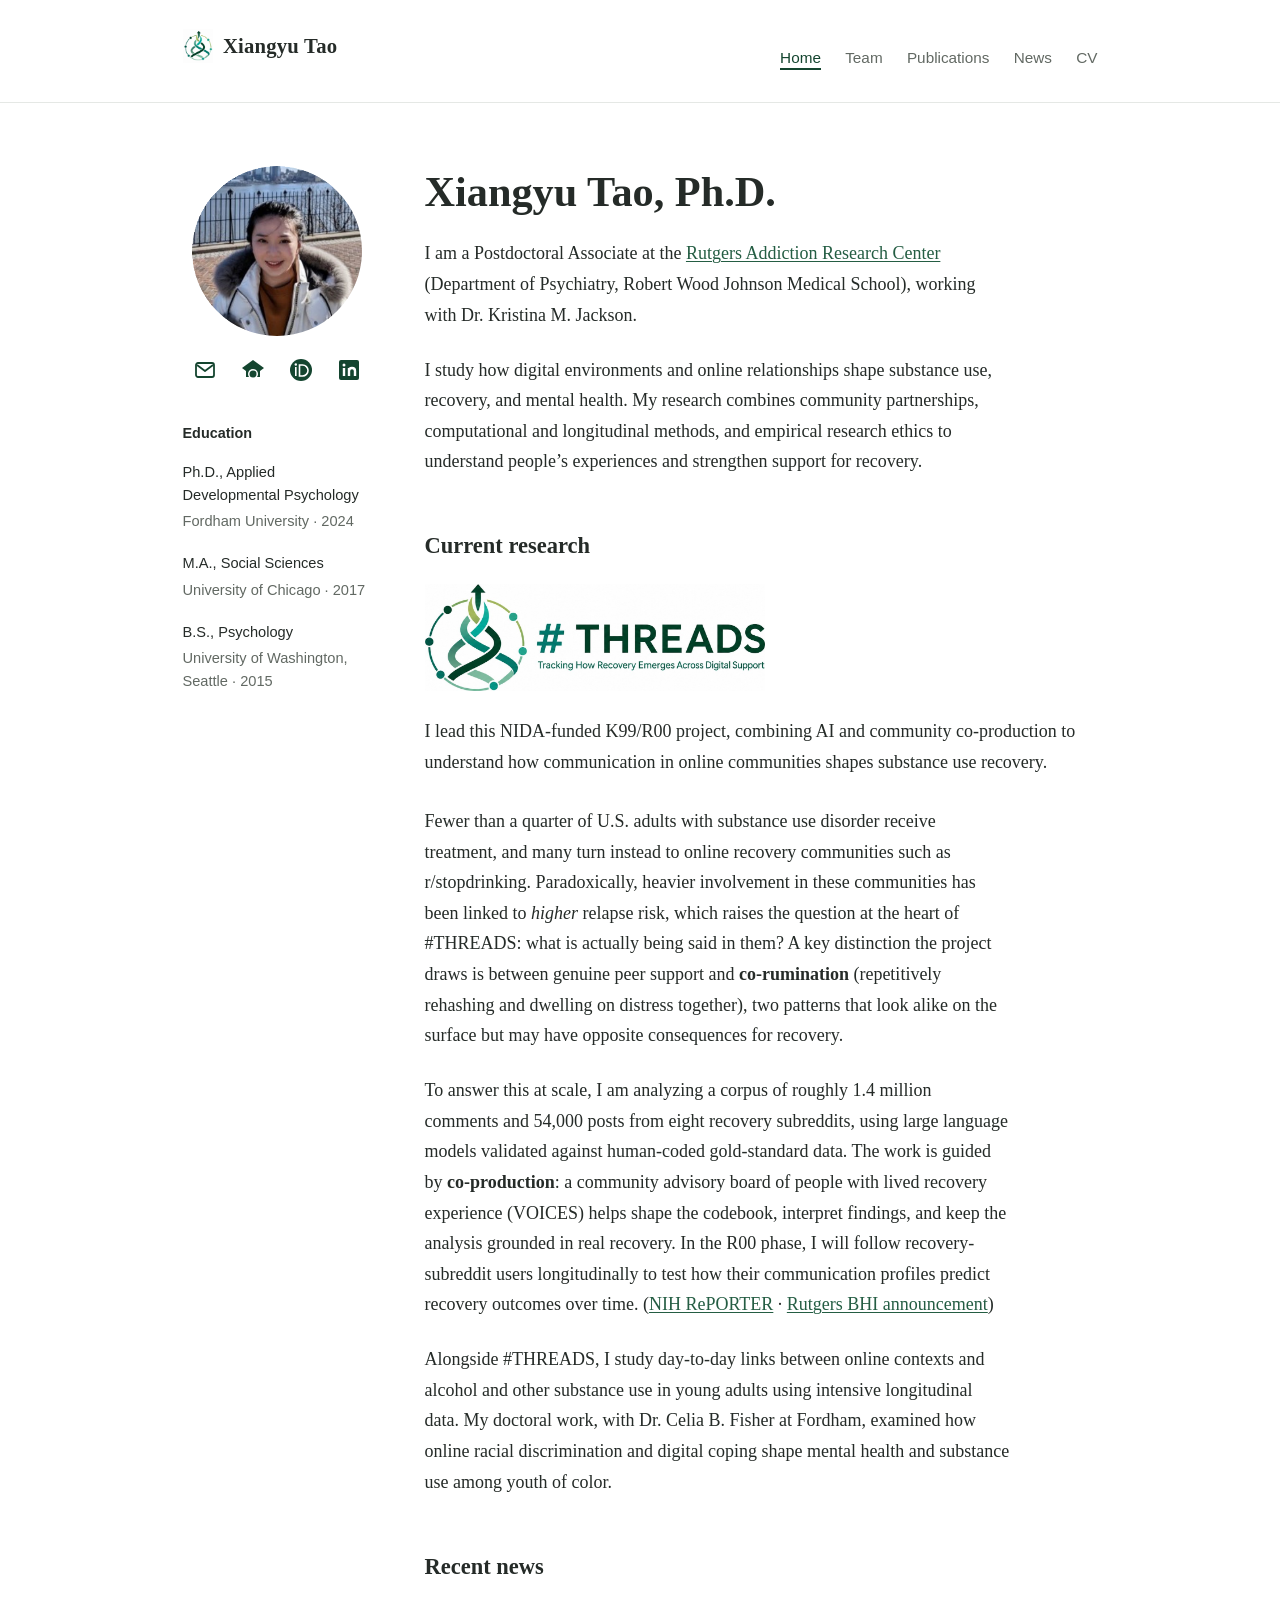
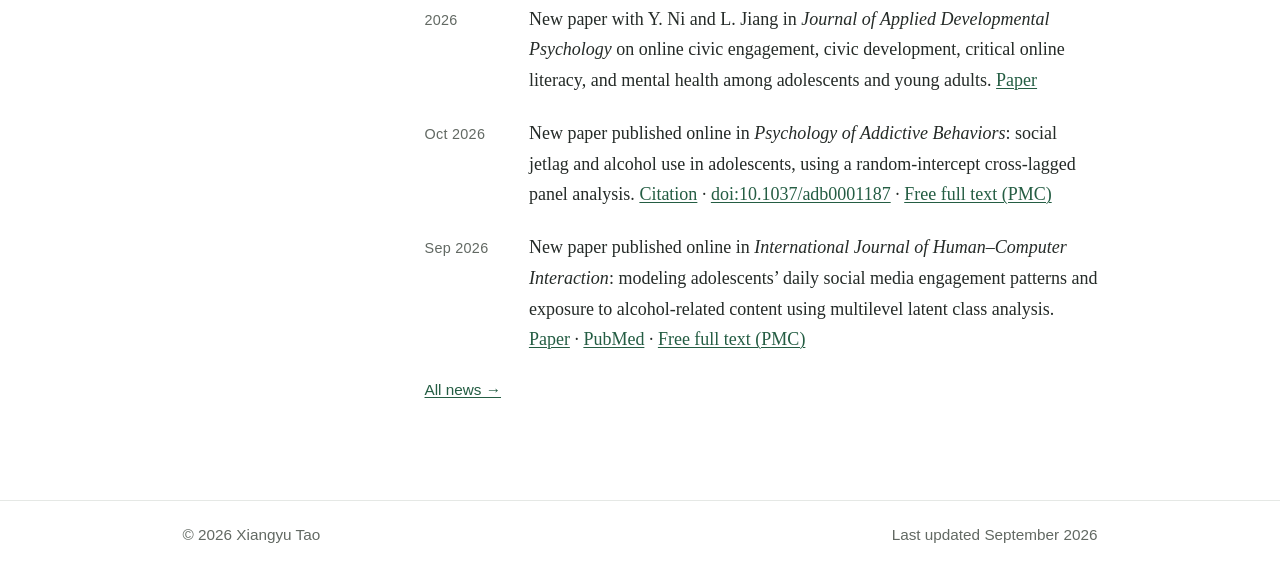
<file: index.html>
<!DOCTYPE html>
<html lang="en">
<head>
<meta charset="utf-8">
<meta name="viewport" content="width=device-width, initial-scale=1">
<title>Xiangyu Tao, Ph.D.</title>
<meta name="description" content="I study how digital environments and online relationships shape substance use, recovery, and mental health. My research combines community partnerships, computational and longitudinal methods, and empirical research ethics to understand people’s experiences and strengthen support for recovery.">
<meta property="og:type" content="website">
<meta property="og:title" content="Xiangyu Tao, Ph.D.">
<meta property="og:description" content="I study how digital environments and online relationships shape substance use, recovery, and mental health. My research combines community partnerships, computational and longitudinal methods, and empirical research ethics to understand people’s experiences and strengthen support for recovery.">
<meta property="og:url" content="https://xiangyutao.com/">
<meta property="og:image" content="https://xiangyutao.com/assets/threads-logo.jpg">
<meta name="twitter:card" content="summary_large_image">
<meta name="twitter:title" content="Xiangyu Tao, Ph.D.">
<meta name="twitter:description" content="I study how digital environments and online relationships shape substance use, recovery, and mental health. My research combines community partnerships, computational and longitudinal methods, and empirical research ethics to understand people’s experiences and strengthen support for recovery.">
<meta name="twitter:image" content="https://xiangyutao.com/assets/threads-logo.jpg">
<link rel="icon" type="image/png" href="assets/favicon.png">
<link rel="stylesheet" href="style-c8247326.css">
</head>
<body>

<header class="site">
  <div class="wrap">
    <a class="site-name" href="index.html"><img class="mark" src="assets/threads-mark.png" alt=""><span>Xiangyu Tao</span></a>
    <nav class="main">
      <a href="index.html" aria-current="page">Home</a>
      <a href="team.html">Team</a>
      <a href="publications.html">Publications</a>
      <a href="blog/index.html">News</a>
      <a href="cv.html">CV</a>
    </nav>
  </div>
</header>

<main>
  <div class="wrap">
    <div class="intro">
      <div class="profile">
        <img class="headshot" src="assets/headshot.png" alt="Photo of Xiangyu Tao">
        <nav class="profile-links" id="contact" aria-label="Contact and academic profiles">
          <a href="mailto:xiangyu.tao@rutgers.edu" aria-label="Email" title="Email"><svg viewBox="0 0 24 24" aria-hidden="true" focusable="false"><rect x="3" y="5" width="18" height="14" rx="2" fill="none" stroke="currentColor" stroke-width="1.8"/><path d="m4 7 8 6 8-6" fill="none" stroke="currentColor" stroke-width="1.8" stroke-linejoin="round"/></svg></a>
          <a href="https://scholar.google.com/citations?user=rMh9t9YAAAAJ" aria-label="Google Scholar" title="Google Scholar"><svg viewBox="0 0 24 24" aria-hidden="true" focusable="false"><path d="M12 2 1 10l4 3v6h14v-6l4-3L12 2Z" fill="currentColor"/><circle cx="12" cy="16" r="5" fill="var(--bg)"/><circle cx="12" cy="16" r="3.5" fill="currentColor"/></svg></a>
          <a href="https://orcid.org/0000-0002-5555-5658" aria-label="ORCID" title="ORCID"><svg viewBox="0 0 24 24" aria-hidden="true" focusable="false"><circle cx="12" cy="12" r="11" fill="currentColor"/><circle cx="6.8" cy="6.5" r="1.2" fill="var(--bg)"/><path d="M6.8 9v9M10.5 7v11h3a5.5 5.5 0 0 0 0-11h-3Z" fill="none" stroke="var(--bg)" stroke-width="1.6"/></svg></a>
          <a href="https://www.linkedin.com/in/xiangyu-tao-44a92b137/" aria-label="LinkedIn" title="LinkedIn"><svg viewBox="0 0 24 24" aria-hidden="true" focusable="false"><rect x="2" y="2" width="20" height="20" rx="2" fill="currentColor"/><circle cx="7" cy="7" r="1.5" fill="var(--bg)"/><path d="M7 10v8m5 0v-8m0 3c0-4 6-4 6 0v5" fill="none" stroke="var(--bg)" stroke-width="2.4"/></svg></a>
        </nav>
        <section class="profile-education" aria-labelledby="education-heading">
          <h2 id="education-heading">Education</h2>
          <ul>
            <li><strong>Ph.D., Applied Developmental Psychology</strong>
              <span>Fordham University · 2024</span></li>
            <li><strong>M.A., Social Sciences</strong>
              <span>University of Chicago · 2017</span></li>
            <li><strong>B.S., Psychology</strong>
              <span>University of Washington, Seattle · 2015</span></li>
          </ul>
        </section>
      </div>
      <div class="intro-text">
        <h1>Xiangyu Tao, Ph.D.</h1>
        <p class="lede">I am a Postdoctoral Associate at the <a href="https://www.addiction.rutgers.edu/">Rutgers Addiction Research Center</a> (Department of Psychiatry, Robert Wood Johnson Medical School), working with Dr. Kristina M. Jackson.</p>
        <p>I study how digital environments and online relationships shape substance use, recovery, and mental health. My research combines community partnerships, computational and longitudinal methods, and empirical research ethics to understand people’s experiences and strengthen support for recovery.</p>

        <h2 id="research">Current research</h2>
        <div class="project-card">
          <img class="logo" src="assets/threads-logo.jpg" alt="#THREADS logo: Tracking How Recovery Emerges Across Digital Support">
          <p>I lead this NIDA-funded K99/R00 project, combining AI and community co-production to understand how communication in online communities shapes substance use recovery.</p>
        </div>
        <p>Fewer than a quarter of U.S. adults with substance use disorder receive treatment, and many turn instead to online recovery communities such as r/stopdrinking. Paradoxically, heavier involvement in these communities has been linked to <em>higher</em> relapse risk, which raises the question at the heart of #THREADS: what is actually being said in them? A key distinction the project draws is between genuine peer support and <strong>co-rumination</strong> (repetitively rehashing and dwelling on distress together), two patterns that look alike on the surface but may have opposite consequences for recovery.</p>
        <p>To answer this at scale, I am analyzing a corpus of roughly 1.4 million comments and 54,000 posts from eight recovery subreddits, using large language models validated against human-coded gold-standard data. The work is guided by <strong>co-production</strong>: a community advisory board of people with lived recovery experience (VOICES) helps shape the codebook, interpret findings, and keep the analysis grounded in real recovery. In the R00 phase, I will follow recovery-subreddit users longitudinally to test how their communication profiles predict recovery outcomes over time. (<a href="https://reporter.nih.gov/search/oyTnjCdVDEu_ctDLknJXTQ/project-details/11283445">NIH RePORTER</a> · <a href="https://brainhealthinstitute.rutgers.edu/2026/02/18/dr-xiangyu-tao-in-dr-kristina-jacksons-lab-awarded-nida-k99-grant-to-study-communication-patterns-in-online-substance-use-recovery-communities/">Rutgers BHI announcement</a>)</p>
        <p>Alongside #THREADS, I study day-to-day links between online contexts and alcohol and other substance use in young adults using intensive longitudinal data. My doctoral work, with Dr. Celia B. Fisher at Fordham, examined how online racial discrimination and digital coping shape mental health and substance use among youth of color.</p>




        <h2>Recent news</h2>
        <ul class="news">
          <li><span class="date">2026</span><span>New paper with Y. Ni and L. Jiang in <em>Journal of Applied Developmental Psychology</em> on online civic engagement, civic development, critical online literacy, and mental health among adolescents and young adults. <a href="https://doi.org/10.1016/j.appdev.2026.102008">Paper</a></span></li>
          <li><span class="date">Oct 2026</span><span>New paper published online in <em>Psychology of Addictive Behaviors</em>: social jetlag and alcohol use in adolescents, using a random-intercept cross-lagged panel analysis. <a href="publications.html#social-jetlag">Citation</a> · <a href="https://doi.org/10.1037/adb0001187">doi:10.1037/adb0001187</a> · <a href="https://pmc.ncbi.nlm.nih.gov/articles/PMC13705628/">Free full text (PMC)</a></span></li>
          <li><span class="date">Sep 2026</span><span>New paper published online in <em>International Journal of Human–Computer Interaction</em>: modeling adolescents’ daily social media engagement patterns and exposure to alcohol-related content using multilevel latent class analysis. <a href="https://doi.org/10.1080/10447318.2026.2734696">Paper</a> · <a href="https://pubmed.ncbi.nlm.nih.gov/42835697/">PubMed</a> · <a href="https://pmc.ncbi.nlm.nih.gov/articles/PMC13637484/">Free full text (PMC)</a></span></li>
        </ul>
        <p class="small"><a href="blog/index.html">All news →</a></p>
      </div>
    </div>
  </div>
</main>

<footer class="site">
  <div class="wrap">
    <span class="small">© 2026 Xiangyu Tao</span>
    <span class="small">Last updated September 2026</span>
  </div>
</footer>

</body>
</html>
</file>
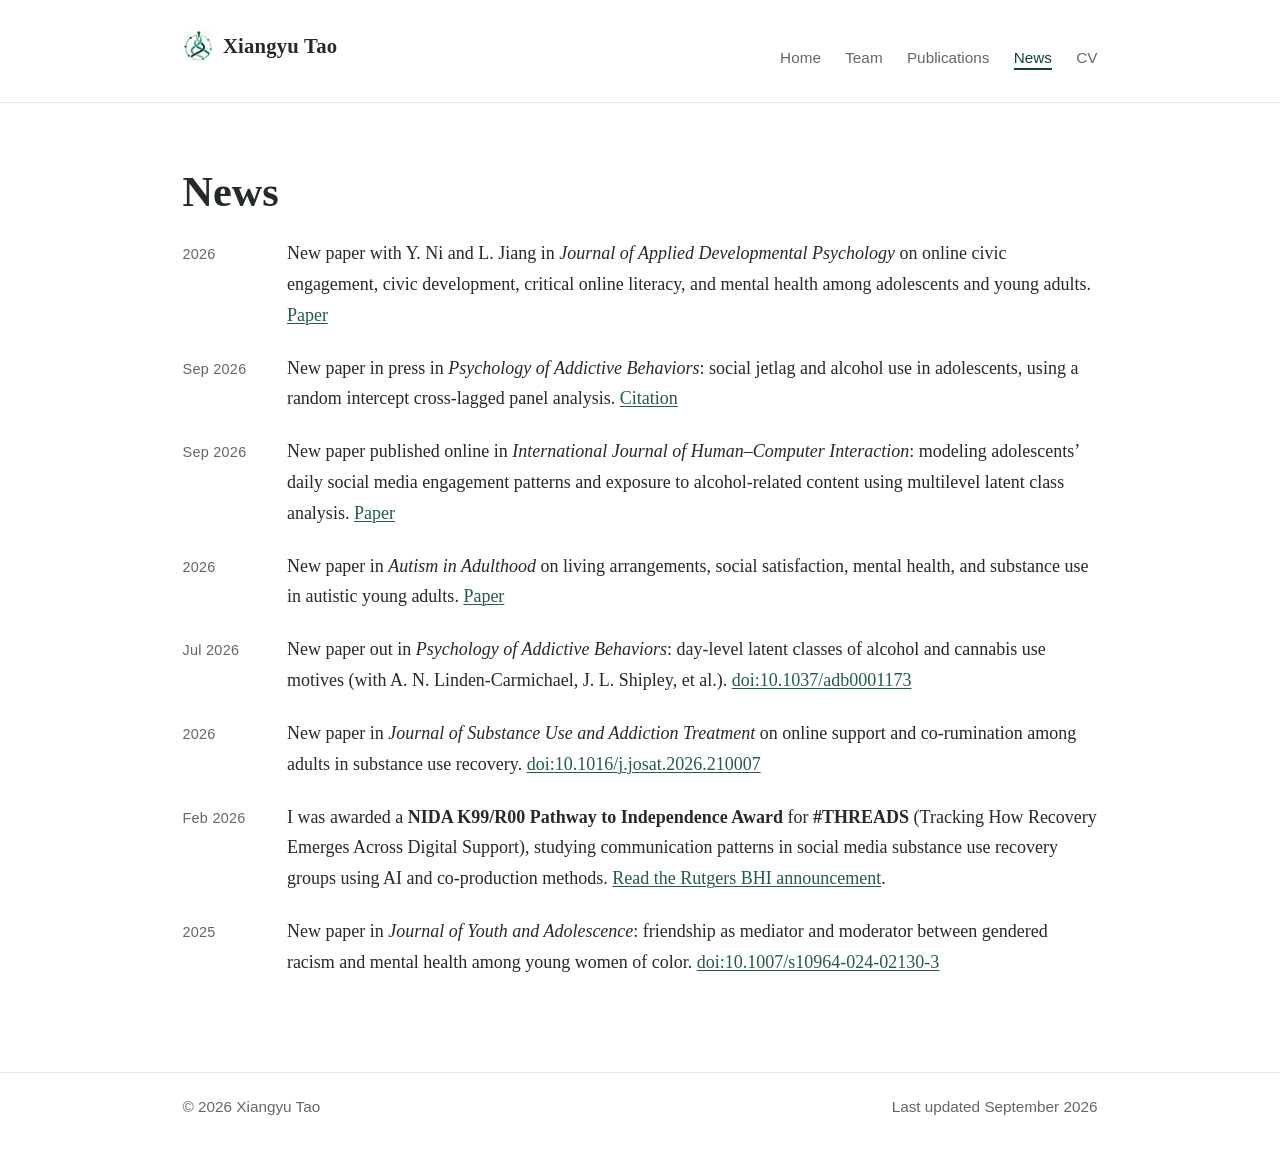
<file: blog/index.html>
<!DOCTYPE html>
<html lang="en">
<head>
<meta charset="utf-8">
<meta name="viewport" content="width=device-width, initial-scale=1">
<title>News | Xiangyu Tao, Ph.D.</title>
<link rel="icon" type="image/png" href="../assets/favicon.png">
<link rel="stylesheet" href="../style-c8247326.css">
</head>
<body>

<header class="site">
  <div class="wrap">
    <a class="site-name" href="../index.html"><img class="mark" src="../assets/threads-mark.png" alt=""><span>Xiangyu Tao</span></a>
    <nav class="main">
      <a href="../index.html">Home</a>
      <a href="../team.html">Team</a>
      <a href="../publications.html">Publications</a>
      <a href="index.html" aria-current="page">News</a>
      <a href="../cv.html">CV</a>
    </nav>
  </div>
</header>

<main>
  <div class="wrap">
    <h1>News</h1>

    <ul class="news">
          <li><span class="date">2026</span><span>New paper with Y. Ni and L. Jiang in <em>Journal of Applied Developmental Psychology</em> on online civic engagement, civic development, critical online literacy, and mental health among adolescents and young adults. <a href="https://doi.org/10.1016/j.appdev.2026.102008">Paper</a></span></li>
          <li><span class="date">Sep 2026</span><span>New paper in press in <em>Psychology of Addictive Behaviors</em>: social jetlag and alcohol use in adolescents, using a random intercept cross-lagged panel analysis. <a href="../publications.html#social-jetlag">Citation</a></span></li>
          <li><span class="date">Sep 2026</span><span>New paper published online in <em>International Journal of Human–Computer Interaction</em>: modeling adolescents’ daily social media engagement patterns and exposure to alcohol-related content using multilevel latent class analysis. <a href="https://doi.org/10.1080/10447318.2026.2734696">Paper</a></span></li>
          <li><span class="date">2026</span><span>New paper in <em>Autism in Adulthood</em> on living arrangements, social satisfaction, mental health, and substance use in autistic young adults. <a href="https://doi.org/10.1177/25739581261474766">Paper</a></span></li>
      <li><span class="date">Jul 2026</span><span>New paper out in <em>Psychology of Addictive Behaviors</em>: day-level latent classes of alcohol and cannabis use motives (with A. N. Linden-Carmichael, J. L. Shipley, et al.). <a href="https://doi.org/10.1037/adb0001173">doi:10.1037/adb0001173</a></span></li>
      <li><span class="date">2026</span><span>New paper in <em>Journal of Substance Use and Addiction Treatment</em> on online support and co-rumination among adults in substance use recovery. <a href="https://doi.org/10.1016/j.josat.2026.210007">doi:10.1016/j.josat.2026.210007</a></span></li>
      <li><span class="date">Feb 2026</span><span>I was awarded a <strong>NIDA K99/R00 Pathway to Independence Award</strong> for <strong>#THREADS</strong> (Tracking How Recovery Emerges Across Digital Support), studying communication patterns in social media substance use recovery groups using AI and co-production methods. <a href="https://brainhealthinstitute.rutgers.edu/2026/02/18/dr-xiangyu-tao-in-dr-kristina-jacksons-lab-awarded-nida-k99-grant-to-study-communication-patterns-in-online-substance-use-recovery-communities/">Read the Rutgers BHI announcement</a>.</span></li>
      <li><span class="date">2025</span><span>New paper in <em>Journal of Youth and Adolescence</em>: friendship as mediator and moderator between gendered racism and mental health among young women of color. <a href="https://doi.org/10.1007/s10964-024-02130-3">doi:10.1007/s10964-024-02130-3</a></span></li>
    </ul>
  </div>
</main>

<footer class="site">
  <div class="wrap">
    <span class="small">© 2026 Xiangyu Tao</span>
    <span class="small">Last updated September 2026</span>
  </div>
</footer>

</body>
</html>
</file>
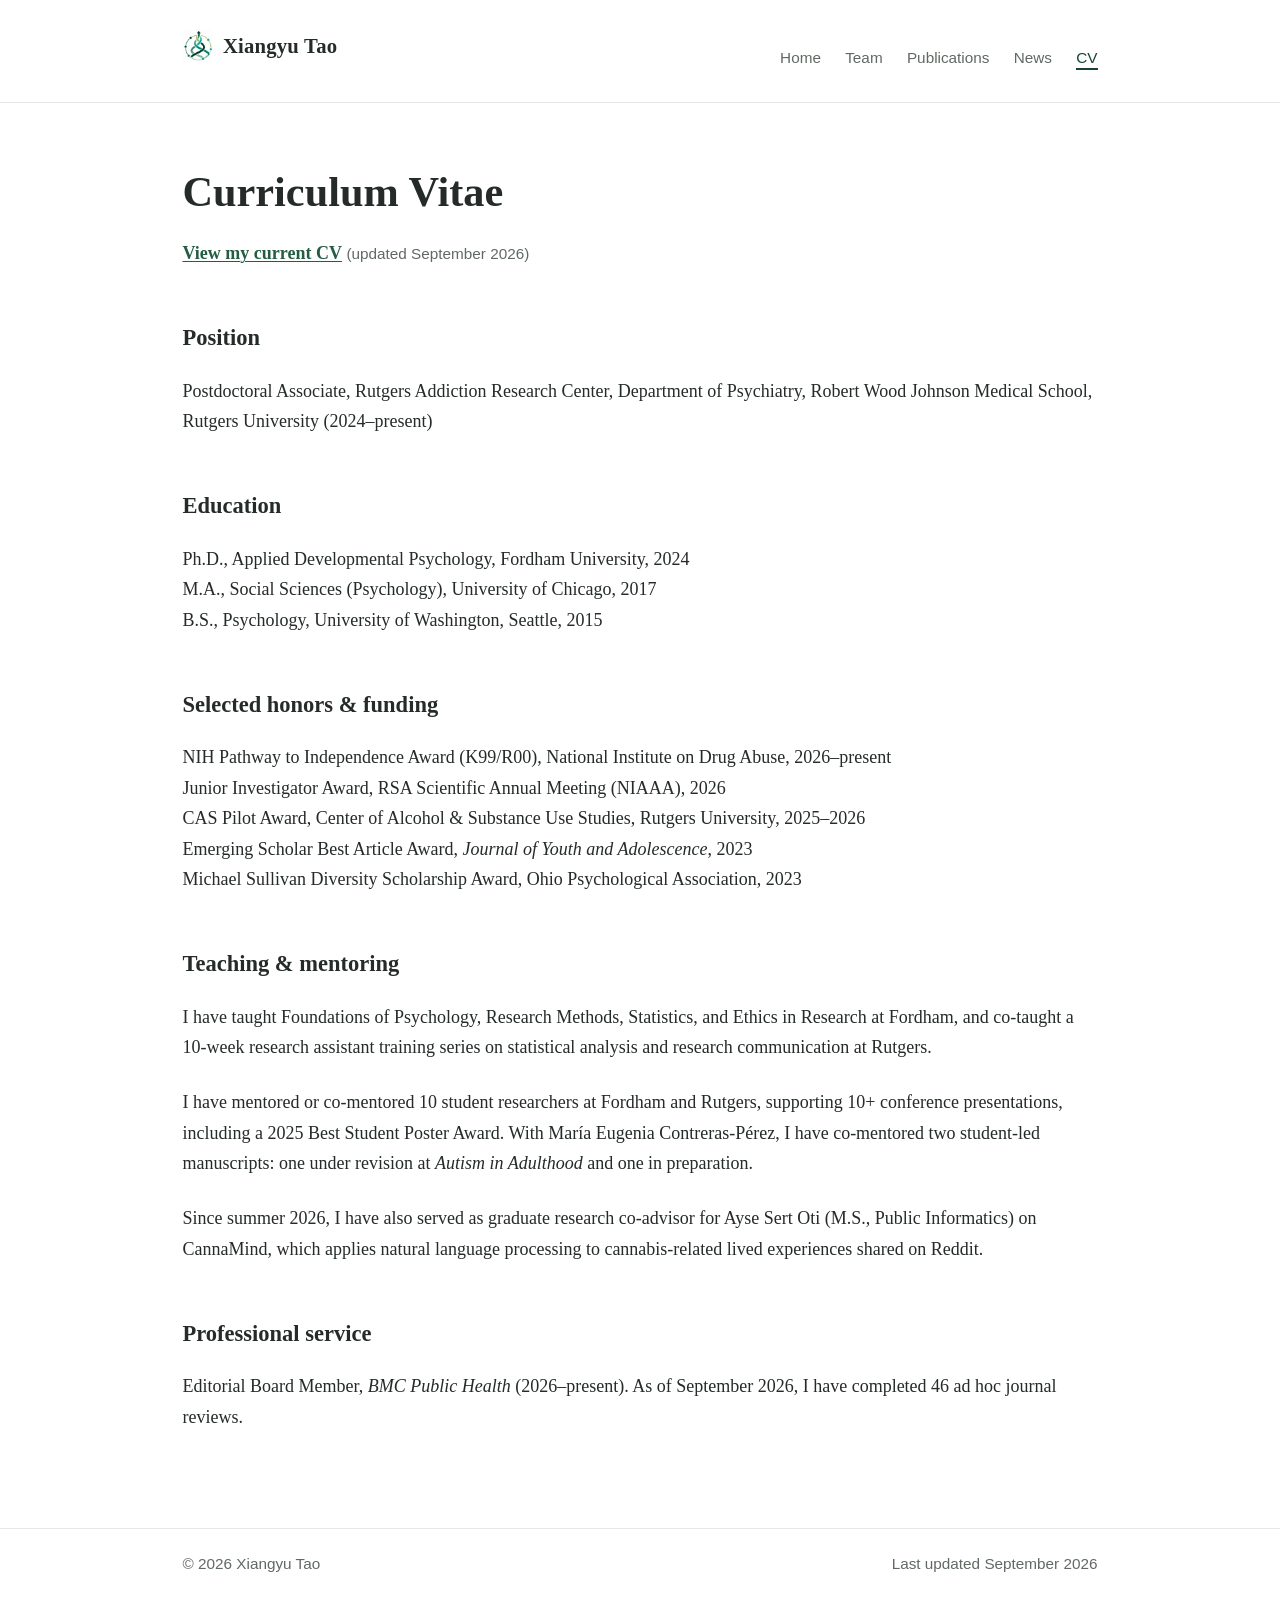
<file: cv.html>
<!DOCTYPE html>
<html lang="en">
<head>
<meta charset="utf-8">
<meta name="viewport" content="width=device-width, initial-scale=1">
<title>CV | Xiangyu Tao, Ph.D.</title>
<link rel="icon" type="image/png" href="assets/favicon.png">
<link rel="stylesheet" href="style-c8247326.css">
</head>
<body>

<header class="site">
  <div class="wrap">
    <a class="site-name" href="index.html"><img class="mark" src="assets/threads-mark.png" alt=""><span>Xiangyu Tao</span></a>
    <nav class="main">
      <a href="index.html">Home</a>
      <a href="team.html">Team</a>
      <a href="publications.html">Publications</a>
      <a href="blog/index.html">News</a>
      <a href="cv.html" aria-current="page">CV</a>
    </nav>
  </div>
</header>

<main>
  <div class="wrap">
    <h1>Curriculum Vitae</h1>
    <p><a href="assets/XiangyuTao_CV.html"><strong>View my current CV</strong></a> <span class="small">(updated September 2026)</span></p>

    <h2>Position</h2>
    <p>Postdoctoral Associate, Rutgers Addiction Research Center, Department of Psychiatry, Robert Wood Johnson Medical School, Rutgers University (2024–present)</p>

    <h2>Education</h2>
    <p>Ph.D., Applied Developmental Psychology, Fordham University, 2024<br>
    M.A., Social Sciences (Psychology), University of Chicago, 2017<br>
    B.S., Psychology, University of Washington, Seattle, 2015</p>

    <h2>Selected honors &amp; funding</h2>
    <p>NIH Pathway to Independence Award (K99/R00), National Institute on Drug Abuse, 2026–present<br>
    Junior Investigator Award, RSA Scientific Annual Meeting (NIAAA), 2026<br>
    CAS Pilot Award, Center of Alcohol &amp; Substance Use Studies, Rutgers University, 2025–2026<br>
    Emerging Scholar Best Article Award, <em>Journal of Youth and Adolescence</em>, 2023<br>
    Michael Sullivan Diversity Scholarship Award, Ohio Psychological Association, 2023</p>

    <h2>Teaching &amp; mentoring</h2>
    <p>I have taught Foundations of Psychology, Research Methods, Statistics, and Ethics in Research at Fordham, and co-taught a 10-week research assistant training series on statistical analysis and research communication at Rutgers.</p>
    <p>I have mentored or co-mentored 10 student researchers at Fordham and Rutgers, supporting 10+ conference presentations, including a 2025 Best Student Poster Award. With María Eugenia Contreras-Pérez, I have co-mentored two student-led manuscripts: one under revision at <em>Autism in Adulthood</em> and one in preparation.</p>
    <p>Since summer 2026, I have also served as graduate research co-advisor for Ayse Sert Oti (M.S., Public Informatics) on CannaMind, which applies natural language processing to cannabis-related lived experiences shared on Reddit.</p>

    <h2>Professional service</h2>
    <p>Editorial Board Member, <em>BMC Public Health</em> (2026–present). As of September 2026, I have completed 46 ad hoc journal reviews.</p>
  </div>
</main>

<footer class="site">
  <div class="wrap">
    <span class="small">© 2026 Xiangyu Tao</span>
    <span class="small">Last updated September 2026</span>
  </div>
</footer>

</body>
</html>
</file>
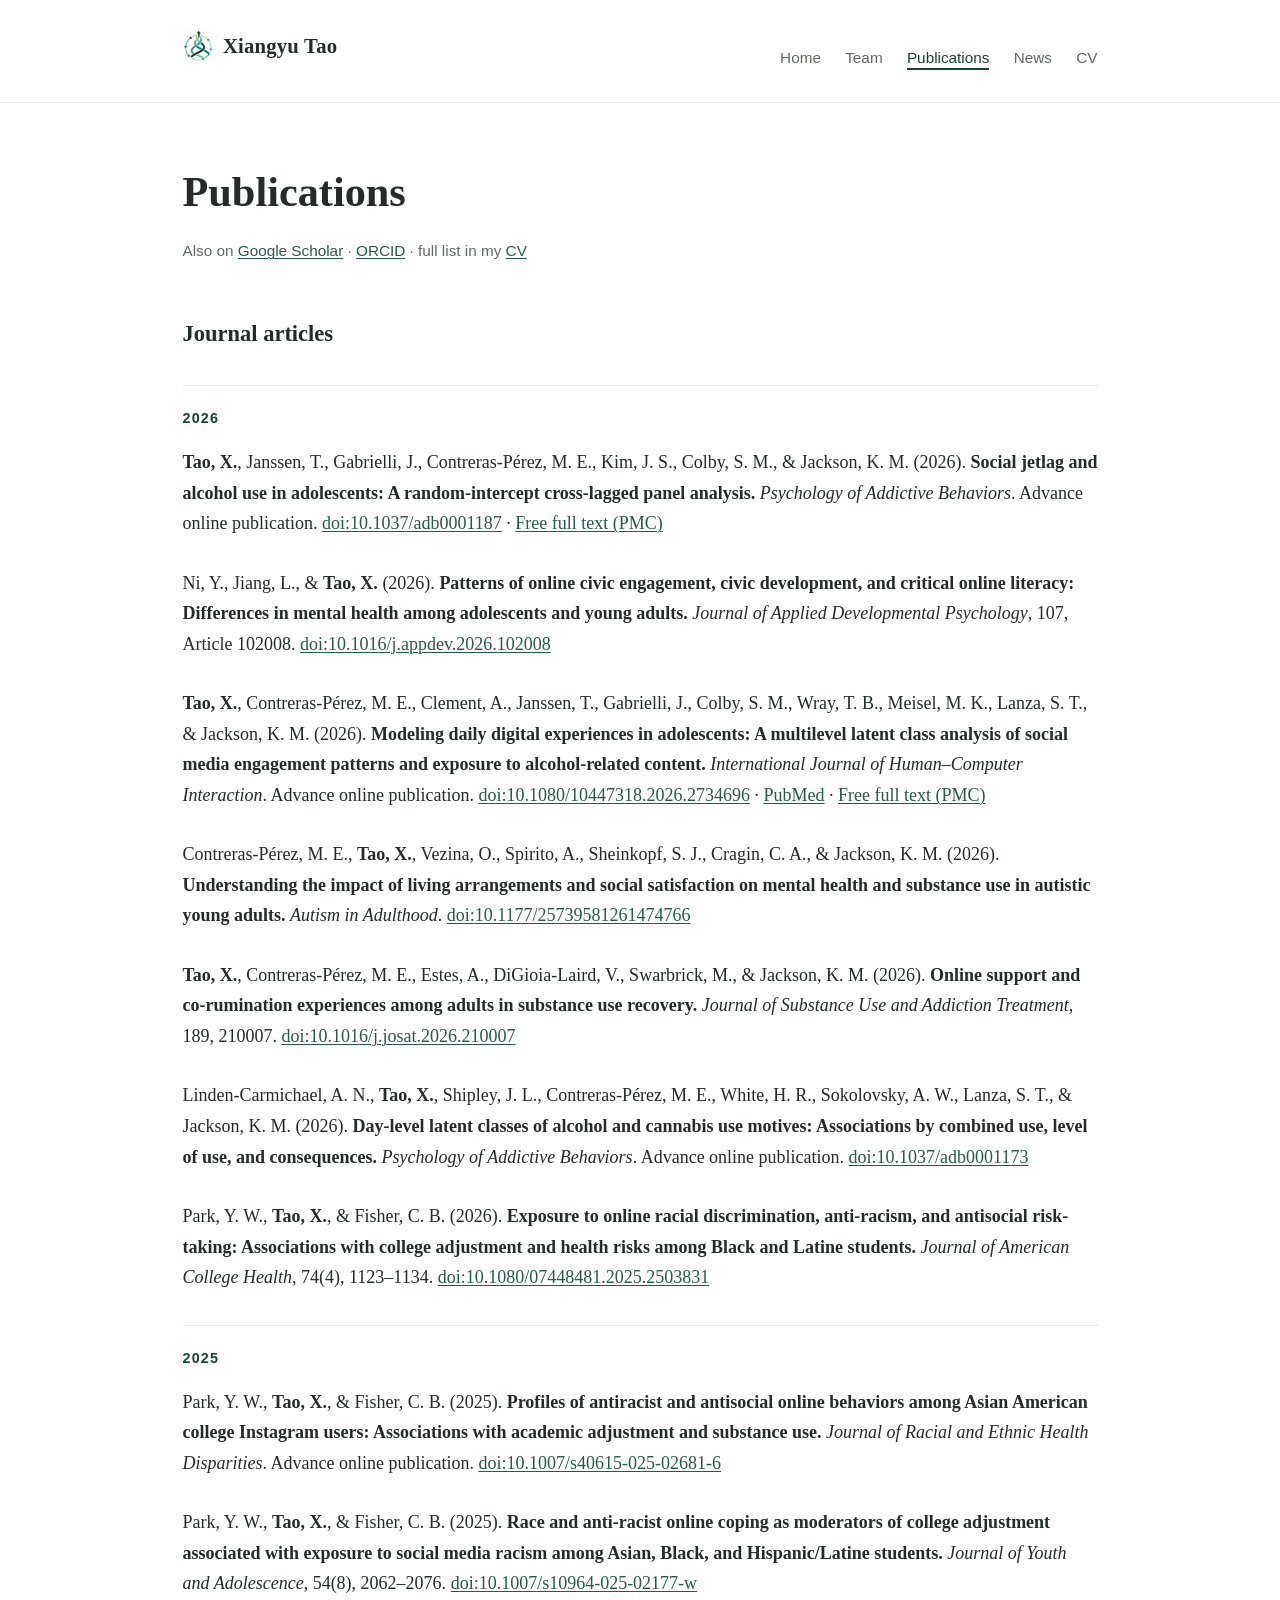
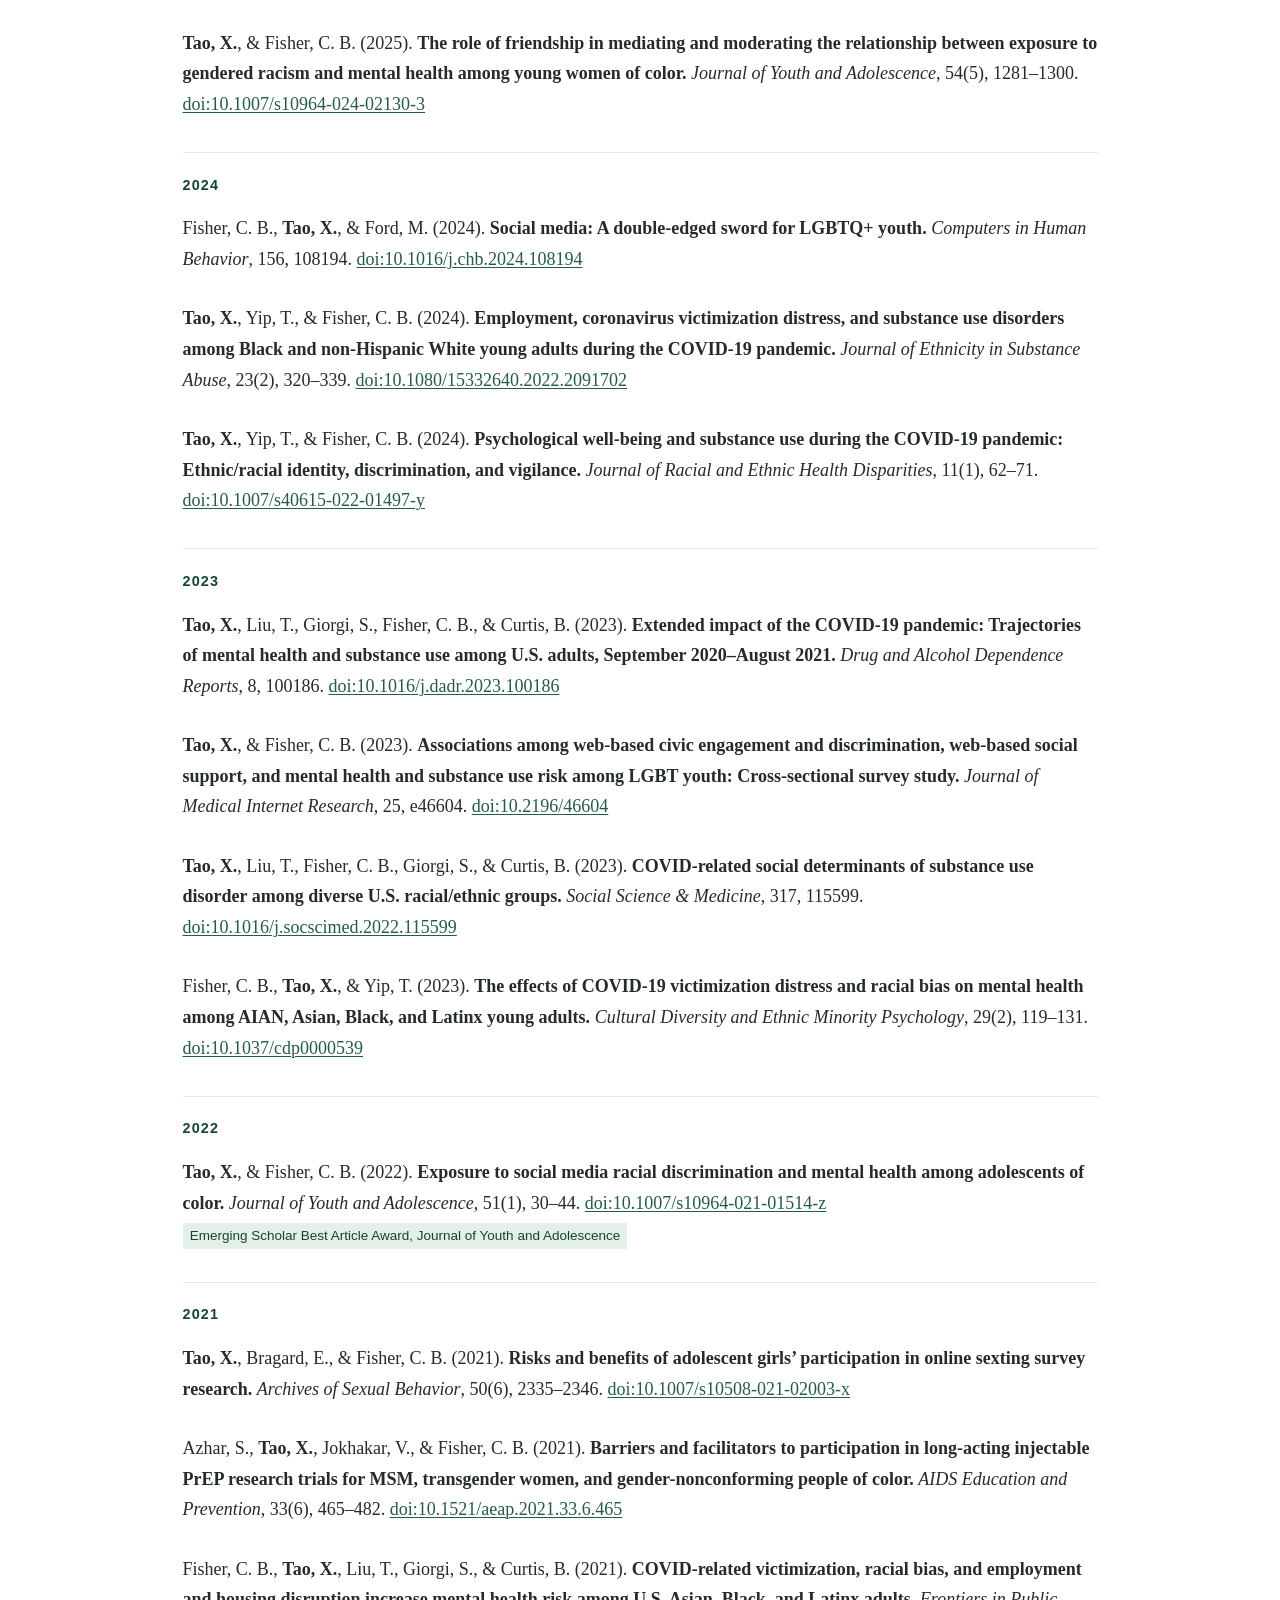
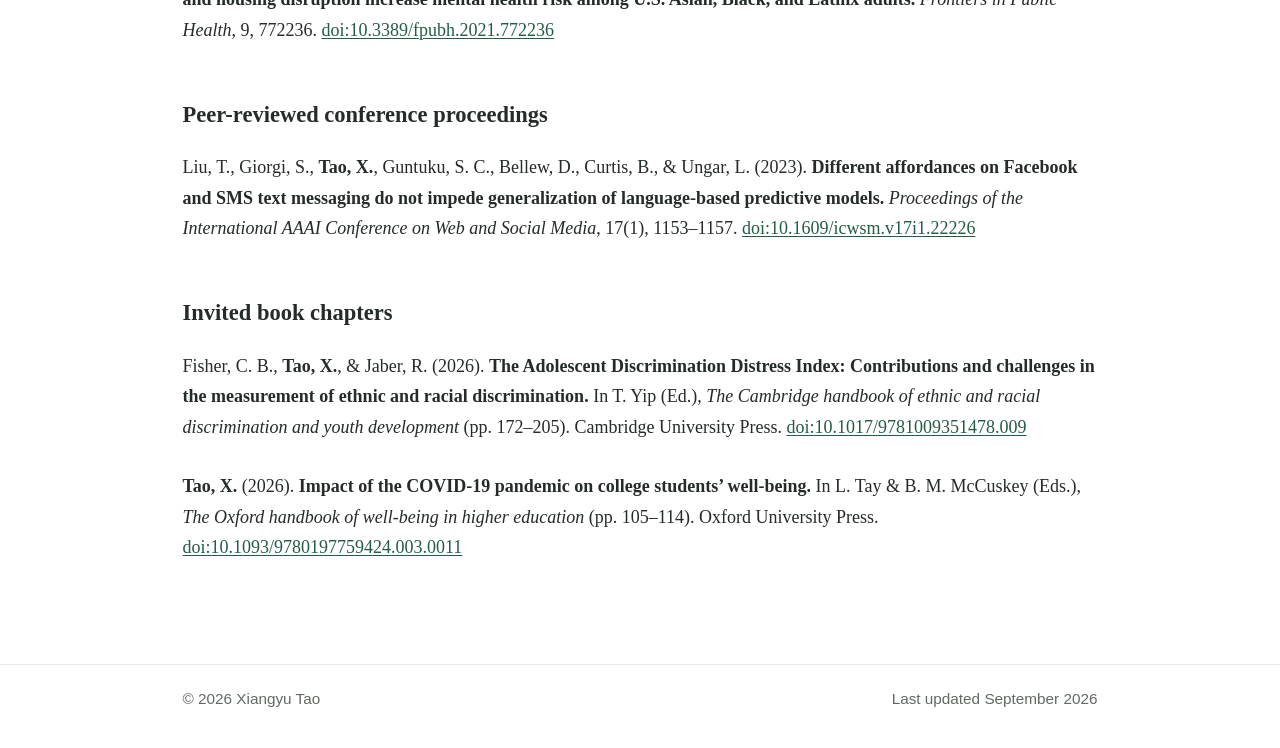
<file: publications.html>
<!DOCTYPE html>
<html lang="en">
<head>
<meta charset="utf-8">
<meta name="viewport" content="width=device-width, initial-scale=1">
<title>Publications | Xiangyu Tao, Ph.D.</title>
<link rel="icon" type="image/png" href="assets/favicon.png">
<link rel="stylesheet" href="style-c8247326.css">
</head>
<body>

<header class="site">
  <div class="wrap">
    <a class="site-name" href="index.html"><img class="mark" src="assets/threads-mark.png" alt=""><span>Xiangyu Tao</span></a>
    <nav class="main">
      <a href="index.html">Home</a>
      <a href="team.html">Team</a>
      <a href="publications.html" aria-current="page">Publications</a>
      <a href="blog/index.html">News</a>
      <a href="cv.html">CV</a>
    </nav>
  </div>
</header>

<main>
  <div class="wrap">
    <h1>Publications</h1>
    <p class="small">Also on <a href="https://scholar.google.com/citations?user=rMh9t9YAAAAJ">Google Scholar</a> · <a href="https://orcid.org/0000-0002-5555-5658">ORCID</a> · full list in my <a href="cv.html">CV</a></p>

    <h2>Journal articles</h2>

    <div class="pub-year">2026</div>
    <ol class="pubs">
      <li id="social-jetlag"><strong>Tao, X.</strong>, Janssen, T., Gabrielli, J., Contreras-Pérez, M. E., Kim, J. S., Colby, S. M., &amp; Jackson, K. M. (2026). <span class="title">Social jetlag and alcohol use in adolescents: A random-intercept cross-lagged panel analysis.</span> <span class="venue">Psychology of Addictive Behaviors</span>. Advance online publication. <a href="https://doi.org/10.1037/adb0001187">doi:10.1037/adb0001187</a> · <a href="https://pmc.ncbi.nlm.nih.gov/articles/PMC13705628/">Free full text (PMC)</a></li>
      <li id="online-civic-engagement">Ni, Y., Jiang, L., &amp; <strong>Tao, X.</strong> (2026). <span class="title">Patterns of online civic engagement, civic development, and critical online literacy: Differences in mental health among adolescents and young adults.</span> <span class="venue">Journal of Applied Developmental Psychology</span>, 107, Article 102008. <a href="https://doi.org/10.1016/j.appdev.2026.102008">doi:10.1016/j.appdev.2026.102008</a></li>
      <li id="daily-digital-experiences"><strong>Tao, X.</strong>, Contreras-Pérez, M. E., Clement, A., Janssen, T., Gabrielli, J., Colby, S. M., Wray, T. B., Meisel, M. K., Lanza, S. T., &amp; Jackson, K. M. (2026). <span class="title">Modeling daily digital experiences in adolescents: A multilevel latent class analysis of social media engagement patterns and exposure to alcohol-related content.</span> <span class="venue">International Journal of Human–Computer Interaction</span>. Advance online publication. <a href="https://doi.org/10.1080/10447318.2026.2734696">doi:10.1080/10447318.2026.2734696</a> · <a href="https://pubmed.ncbi.nlm.nih.gov/42835697/">PubMed</a> · <a href="https://pmc.ncbi.nlm.nih.gov/articles/PMC13637484/">Free full text (PMC)</a></li>
      <li>Contreras-Pérez, M. E., <strong>Tao, X.</strong>, Vezina, O., Spirito, A., Sheinkopf, S. J., Cragin, C. A., &amp; Jackson, K. M. (2026). <span class="title">Understanding the impact of living arrangements and social satisfaction on mental health and substance use in autistic young adults.</span> <span class="venue">Autism in Adulthood</span>. <a href="https://doi.org/10.1177/25739581261474766">doi:10.1177/25739581261474766</a></li>
      <li><strong>Tao, X.</strong>, Contreras-Pérez, M. E., Estes, A., DiGioia-Laird, V., Swarbrick, M., &amp; Jackson, K. M. (2026). <span class="title">Online support and co-rumination experiences among adults in substance use recovery.</span> <span class="venue">Journal of Substance Use and Addiction Treatment</span>, 189, 210007. <a href="https://doi.org/10.1016/j.josat.2026.210007">doi:10.1016/j.josat.2026.210007</a></li>
      <li>Linden-Carmichael, A. N., <strong>Tao, X.</strong>, Shipley, J. L., Contreras-Pérez, M. E., White, H. R., Sokolovsky, A. W., Lanza, S. T., &amp; Jackson, K. M. (2026). <span class="title">Day-level latent classes of alcohol and cannabis use motives: Associations by combined use, level of use, and consequences.</span> <span class="venue">Psychology of Addictive Behaviors</span>. Advance online publication. <a href="https://doi.org/10.1037/adb0001173">doi:10.1037/adb0001173</a></li>
      <li>Park, Y. W., <strong>Tao, X.</strong>, &amp; Fisher, C. B. (2026). <span class="title">Exposure to online racial discrimination, anti-racism, and antisocial risk-taking: Associations with college adjustment and health risks among Black and Latine students.</span> <span class="venue">Journal of American College Health</span>, 74(4), 1123–1134. <a href="https://doi.org/10.1080/07448481.2025.2503831">doi:10.1080/07448481.2025.2503831</a></li>
    </ol>

    <div class="pub-year">2025</div>
    <ol class="pubs">
      <li>Park, Y. W., <strong>Tao, X.</strong>, &amp; Fisher, C. B. (2025). <span class="title">Profiles of antiracist and antisocial online behaviors among Asian American college Instagram users: Associations with academic adjustment and substance use.</span> <span class="venue">Journal of Racial and Ethnic Health Disparities</span>. Advance online publication. <a href="https://doi.org/10.1007/s40615-025-02681-6">doi:10.1007/s40615-025-02681-6</a></li>
      <li>Park, Y. W., <strong>Tao, X.</strong>, &amp; Fisher, C. B. (2025). <span class="title">Race and anti-racist online coping as moderators of college adjustment associated with exposure to social media racism among Asian, Black, and Hispanic/Latine students.</span> <span class="venue">Journal of Youth and Adolescence</span>, 54(8), 2062–2076. <a href="https://doi.org/10.1007/s10964-025-02177-w">doi:10.1007/s10964-025-02177-w</a></li>
      <li><strong>Tao, X.</strong>, &amp; Fisher, C. B. (2025). <span class="title">The role of friendship in mediating and moderating the relationship between exposure to gendered racism and mental health among young women of color.</span> <span class="venue">Journal of Youth and Adolescence</span>, 54(5), 1281–1300. <a href="https://doi.org/10.1007/s10964-024-02130-3">doi:10.1007/s10964-024-02130-3</a></li>
    </ol>

    <div class="pub-year">2024</div>
    <ol class="pubs">
      <li>Fisher, C. B., <strong>Tao, X.</strong>, &amp; Ford, M. (2024). <span class="title">Social media: A double-edged sword for LGBTQ+ youth.</span> <span class="venue">Computers in Human Behavior</span>, 156, 108194. <a href="https://doi.org/10.1016/j.chb.2024.108194">doi:10.1016/j.chb.2024.108194</a></li>
      <li><strong>Tao, X.</strong>, Yip, T., &amp; Fisher, C. B. (2024). <span class="title">Employment, coronavirus victimization distress, and substance use disorders among Black and non-Hispanic White young adults during the COVID-19 pandemic.</span> <span class="venue">Journal of Ethnicity in Substance Abuse</span>, 23(2), 320–339. <a href="https://doi.org/10.1080/15332640.2022.2091702">doi:10.1080/15332640.2022.2091702</a></li>
      <li><strong>Tao, X.</strong>, Yip, T., &amp; Fisher, C. B. (2024). <span class="title">Psychological well-being and substance use during the COVID-19 pandemic: Ethnic/racial identity, discrimination, and vigilance.</span> <span class="venue">Journal of Racial and Ethnic Health Disparities</span>, 11(1), 62–71. <a href="https://doi.org/10.1007/s40615-022-01497-y">doi:10.1007/s40615-022-01497-y</a></li>
    </ol>

    <div class="pub-year">2023</div>
    <ol class="pubs">
      <li><strong>Tao, X.</strong>, Liu, T., Giorgi, S., Fisher, C. B., &amp; Curtis, B. (2023). <span class="title">Extended impact of the COVID-19 pandemic: Trajectories of mental health and substance use among U.S. adults, September 2020–August 2021.</span> <span class="venue">Drug and Alcohol Dependence Reports</span>, 8, 100186. <a href="https://doi.org/10.1016/j.dadr.2023.100186">doi:10.1016/j.dadr.2023.100186</a></li>
      <li><strong>Tao, X.</strong>, &amp; Fisher, C. B. (2023). <span class="title">Associations among web-based civic engagement and discrimination, web-based social support, and mental health and substance use risk among LGBT youth: Cross-sectional survey study.</span> <span class="venue">Journal of Medical Internet Research</span>, 25, e46604. <a href="https://doi.org/10.2196/46604">doi:10.2196/46604</a></li>
      <li><strong>Tao, X.</strong>, Liu, T., Fisher, C. B., Giorgi, S., &amp; Curtis, B. (2023). <span class="title">COVID-related social determinants of substance use disorder among diverse U.S. racial/ethnic groups.</span> <span class="venue">Social Science &amp; Medicine</span>, 317, 115599. <a href="https://doi.org/10.1016/j.socscimed.2022.115599">doi:10.1016/j.socscimed.2022.115599</a></li>
      <li>Fisher, C. B., <strong>Tao, X.</strong>, &amp; Yip, T. (2023). <span class="title">The effects of COVID-19 victimization distress and racial bias on mental health among AIAN, Asian, Black, and Latinx young adults.</span> <span class="venue">Cultural Diversity and Ethnic Minority Psychology</span>, 29(2), 119–131. <a href="https://doi.org/10.1037/cdp0000539">doi:10.1037/cdp0000539</a></li>
    </ol>

    <div class="pub-year">2022</div>
    <ol class="pubs">
      <li><strong>Tao, X.</strong>, &amp; Fisher, C. B. (2022). <span class="title">Exposure to social media racial discrimination and mental health among adolescents of color.</span> <span class="venue">Journal of Youth and Adolescence</span>, 51(1), 30–44. <a href="https://doi.org/10.1007/s10964-021-01514-z">doi:10.1007/s10964-021-01514-z</a><br><span class="award">Emerging Scholar Best Article Award, Journal of Youth and Adolescence</span></li>
    </ol>

    <div class="pub-year">2021</div>
    <ol class="pubs">
      <li><strong>Tao, X.</strong>, Bragard, E., &amp; Fisher, C. B. (2021). <span class="title">Risks and benefits of adolescent girls’ participation in online sexting survey research.</span> <span class="venue">Archives of Sexual Behavior</span>, 50(6), 2335–2346. <a href="https://doi.org/10.1007/s10508-021-02003-x">doi:10.1007/s10508-021-02003-x</a></li>
      <li>Azhar, S., <strong>Tao, X.</strong>, Jokhakar, V., &amp; Fisher, C. B. (2021). <span class="title">Barriers and facilitators to participation in long-acting injectable PrEP research trials for MSM, transgender women, and gender-nonconforming people of color.</span> <span class="venue">AIDS Education and Prevention</span>, 33(6), 465–482. <a href="https://doi.org/10.1521/aeap.2021.33.6.465">doi:10.1521/aeap.2021.33.6.465</a></li>
      <li>Fisher, C. B., <strong>Tao, X.</strong>, Liu, T., Giorgi, S., &amp; Curtis, B. (2021). <span class="title">COVID-related victimization, racial bias, and employment and housing disruption increase mental health risk among U.S. Asian, Black, and Latinx adults.</span> <span class="venue">Frontiers in Public Health</span>, 9, 772236. <a href="https://doi.org/10.3389/fpubh.2021.772236">doi:10.3389/fpubh.2021.772236</a></li>
    </ol>

    <h2>Peer-reviewed conference proceedings</h2>
    <ol class="pubs">
      <li>Liu, T., Giorgi, S., <strong>Tao, X.</strong>, Guntuku, S. C., Bellew, D., Curtis, B., &amp; Ungar, L. (2023). <span class="title">Different affordances on Facebook and SMS text messaging do not impede generalization of language-based predictive models.</span> <span class="venue">Proceedings of the International AAAI Conference on Web and Social Media</span>, 17(1), 1153–1157. <a href="https://doi.org/10.1609/icwsm.v17i1.22226">doi:10.1609/icwsm.v17i1.22226</a></li>
    </ol>

    <h2>Invited book chapters</h2>
    <ol class="pubs">
      <li>Fisher, C. B., <strong>Tao, X.</strong>, &amp; Jaber, R. (2026). <span class="title">The Adolescent Discrimination Distress Index: Contributions and challenges in the measurement of ethnic and racial discrimination.</span> In T. Yip (Ed.), <span class="venue">The Cambridge handbook of ethnic and racial discrimination and youth development</span> (pp. 172–205). Cambridge University Press. <a href="https://doi.org/10.1017/9781009351478.009">doi:10.1017/9781009351478.009</a></li>
      <li><strong>Tao, X.</strong> (2026). <span class="title">Impact of the COVID-19 pandemic on college students’ well-being.</span> In L. Tay &amp; B. M. McCuskey (Eds.), <span class="venue">The Oxford handbook of well-being in higher education</span> (pp. 105–114). Oxford University Press. <a href="https://doi.org/10.1093/9780197759424.003.0011">doi:10.1093/9780197759424.003.0011</a></li>
    </ol>
  </div>
</main>

<footer class="site">
  <div class="wrap">
    <span class="small">© 2026 Xiangyu Tao</span>
    <span class="small">Last updated September 2026</span>
  </div>
</footer>

</body>
</html>
</file>
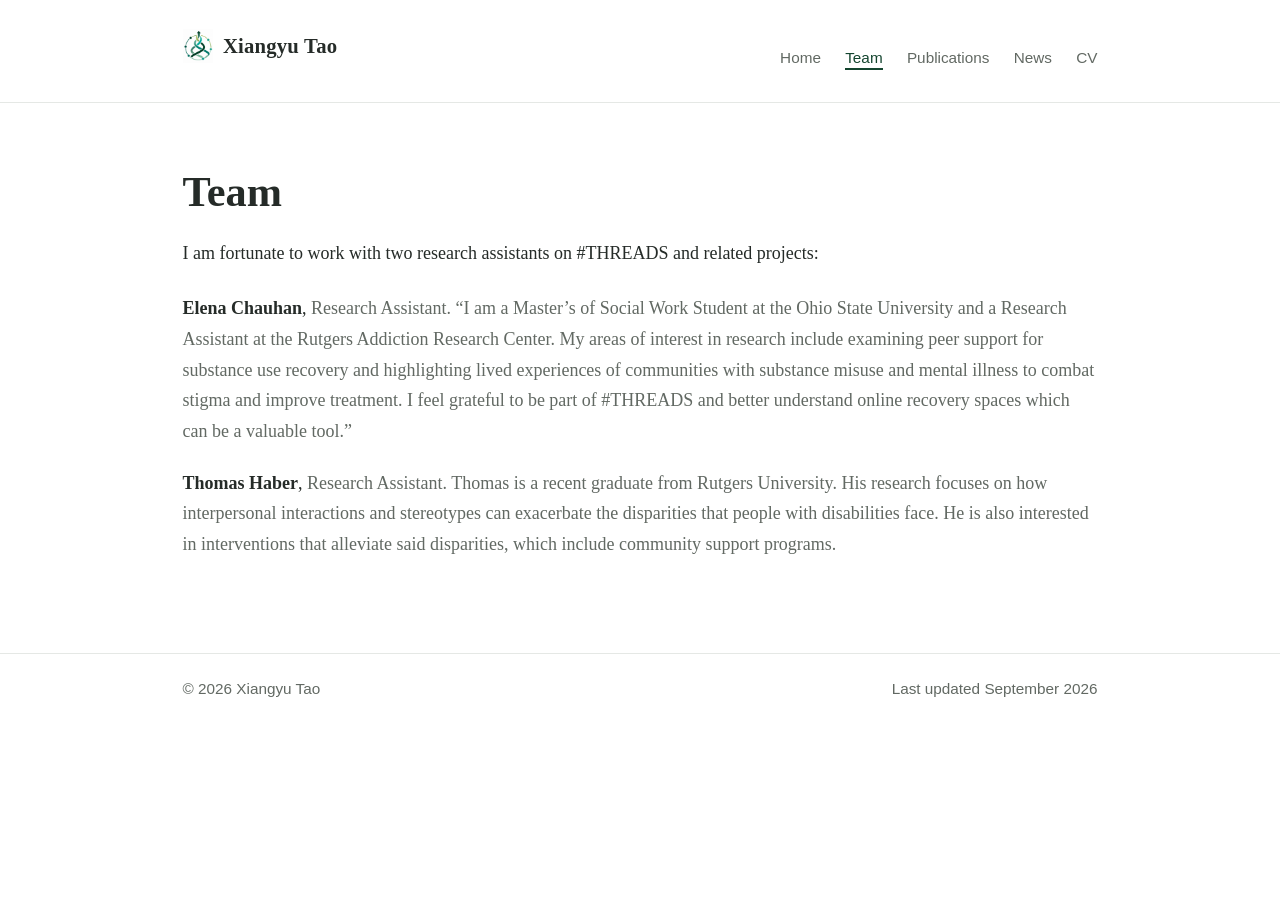
<file: team.html>
<!DOCTYPE html>
<html lang="en">
<head>
<meta charset="utf-8">
<meta name="viewport" content="width=device-width, initial-scale=1">
<title>Team | Xiangyu Tao, Ph.D.</title>
<link rel="icon" type="image/png" href="assets/favicon.png">
<link rel="stylesheet" href="style-c8247326.css">
</head>
<body>

<header class="site">
  <div class="wrap">
    <a class="site-name" href="index.html"><img class="mark" src="assets/threads-mark.png" alt=""><span>Xiangyu Tao</span></a>
    <nav class="main">
      <a href="index.html">Home</a>
      <a href="team.html" aria-current="page">Team</a>
      <a href="publications.html">Publications</a>
      <a href="blog/index.html">News</a>
      <a href="cv.html">CV</a>
    </nav>
  </div>
</header>

<main>
  <div class="wrap">
        <h1>Team</h1>
        <p>I am fortunate to work with two research assistants on #THREADS and related projects:</p>
        <ul class="contact">
          <li><strong>Elena Chauhan</strong>, <span class="muted">Research Assistant. &ldquo;I am a Master&rsquo;s of Social Work Student at the Ohio State University and a Research Assistant at the Rutgers Addiction Research Center. My areas of interest in research include examining peer support for substance use recovery and highlighting lived experiences of communities with substance misuse and mental illness to combat stigma and improve treatment. I feel grateful to be part of #THREADS and better understand online recovery spaces which can be a valuable tool.&rdquo;</span></li>
          <li><strong>Thomas Haber</strong>, <span class="muted">Research Assistant. Thomas is a recent graduate from Rutgers University. His research focuses on how interpersonal interactions and stereotypes can exacerbate the disparities that people with disabilities face. He is also interested in interventions that alleviate said disparities, which include community support programs.</span></li>
        </ul>
  </div>
</main>

<footer class="site">
  <div class="wrap">
    <span class="small">© 2026 Xiangyu Tao</span>
    <span class="small">Last updated September 2026</span>
  </div>
</footer>

</body>
</html>
</file>
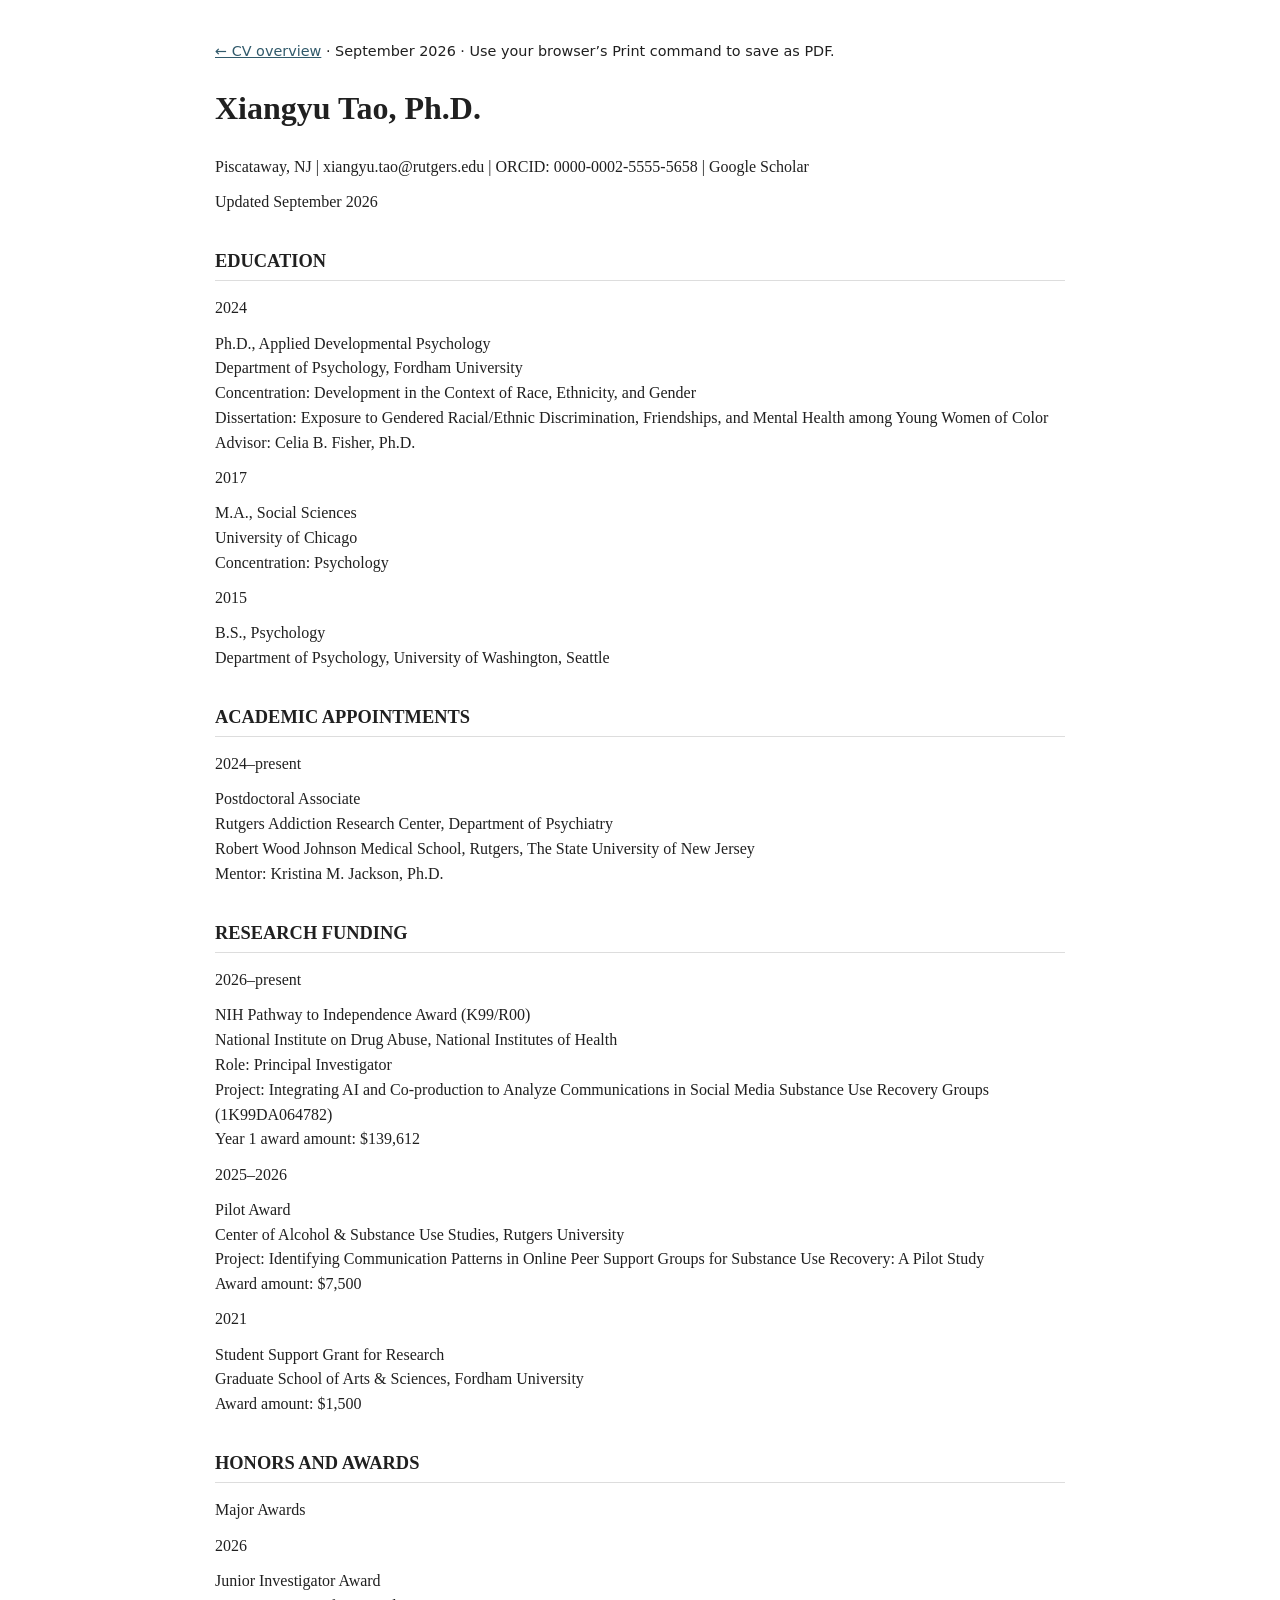
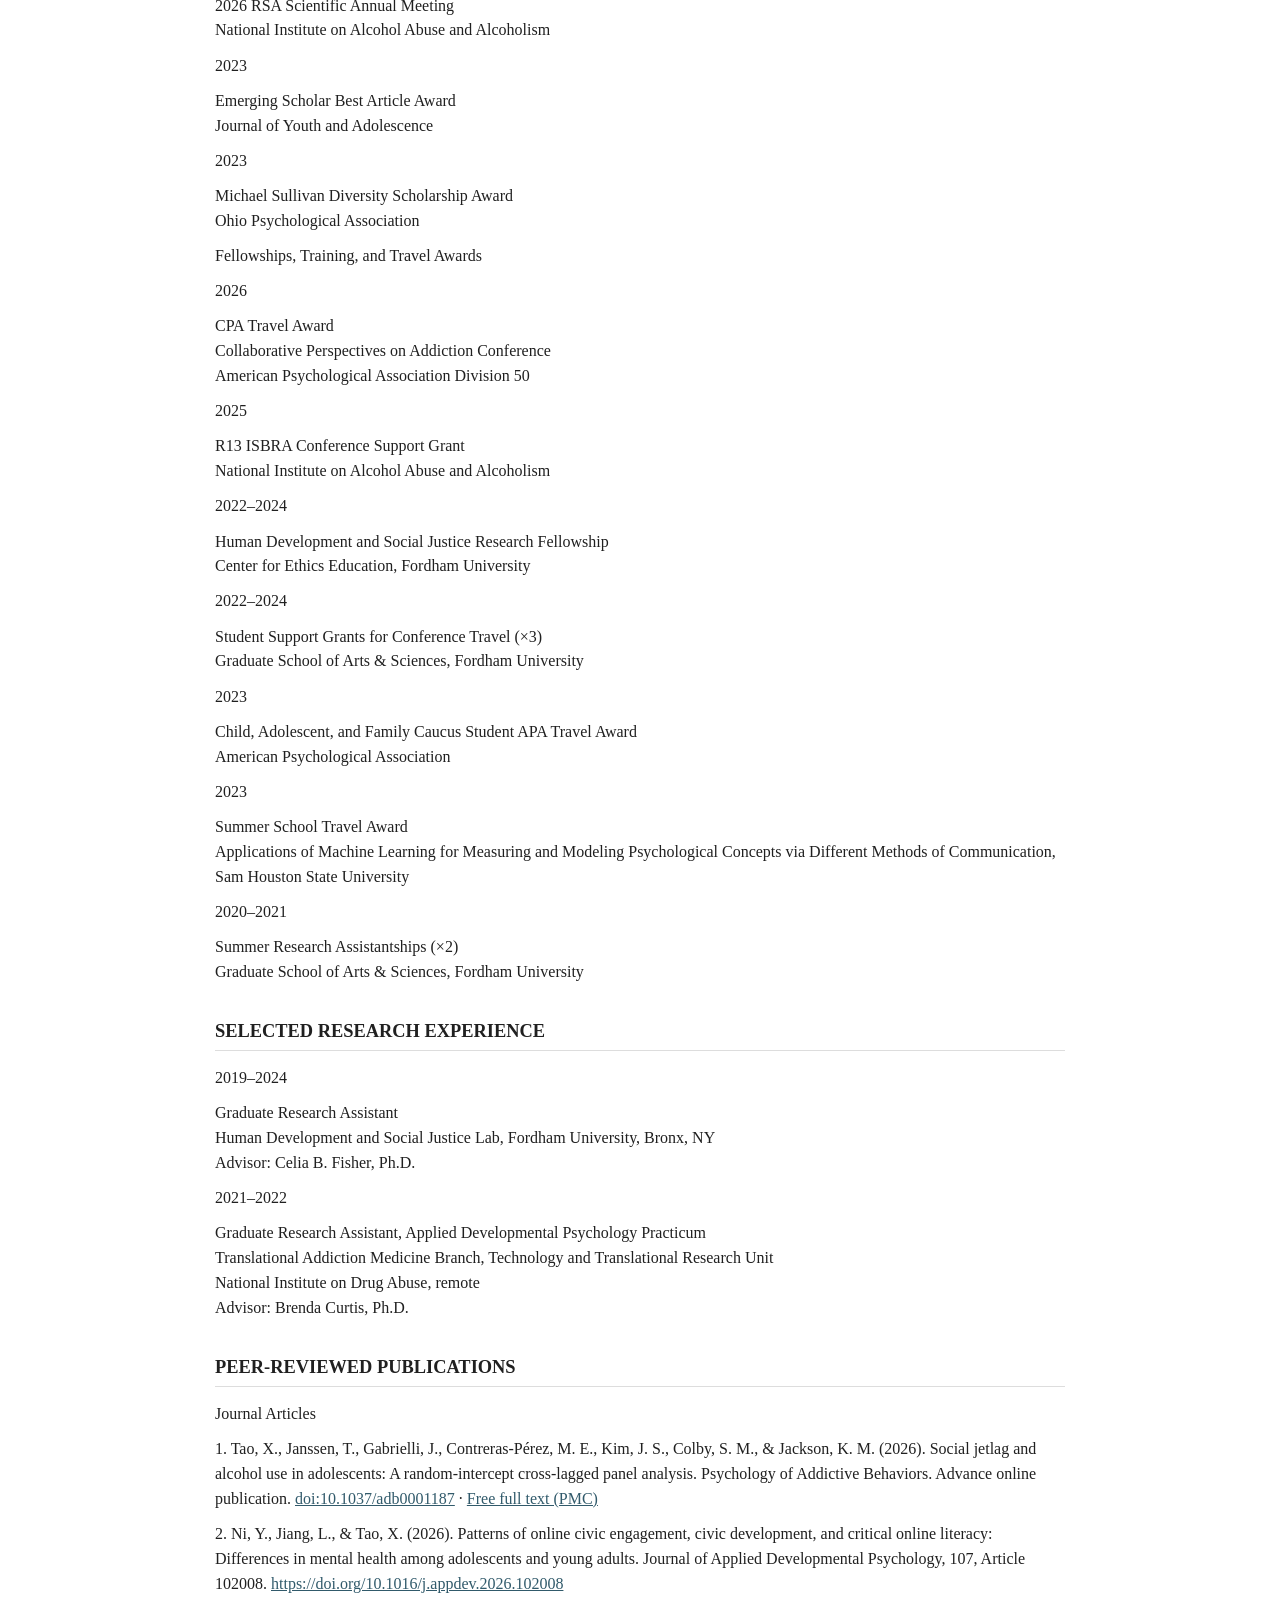
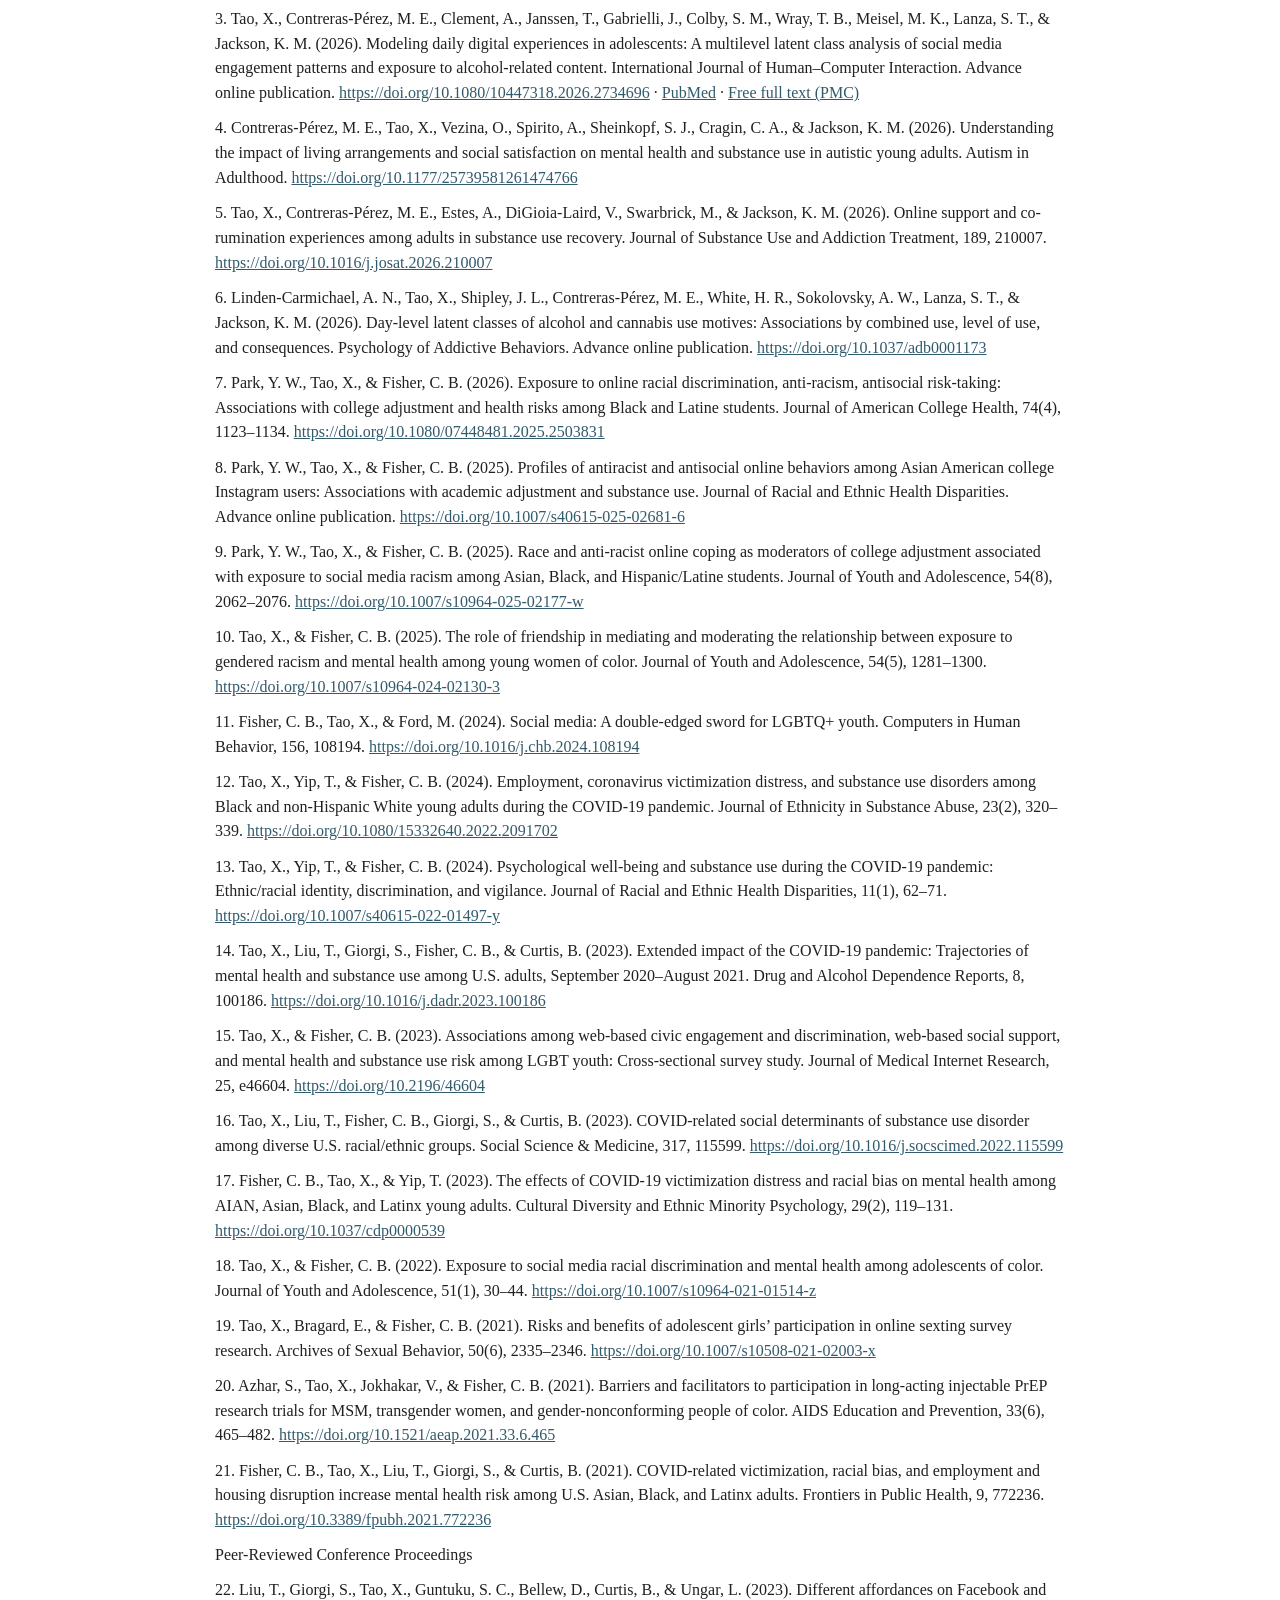
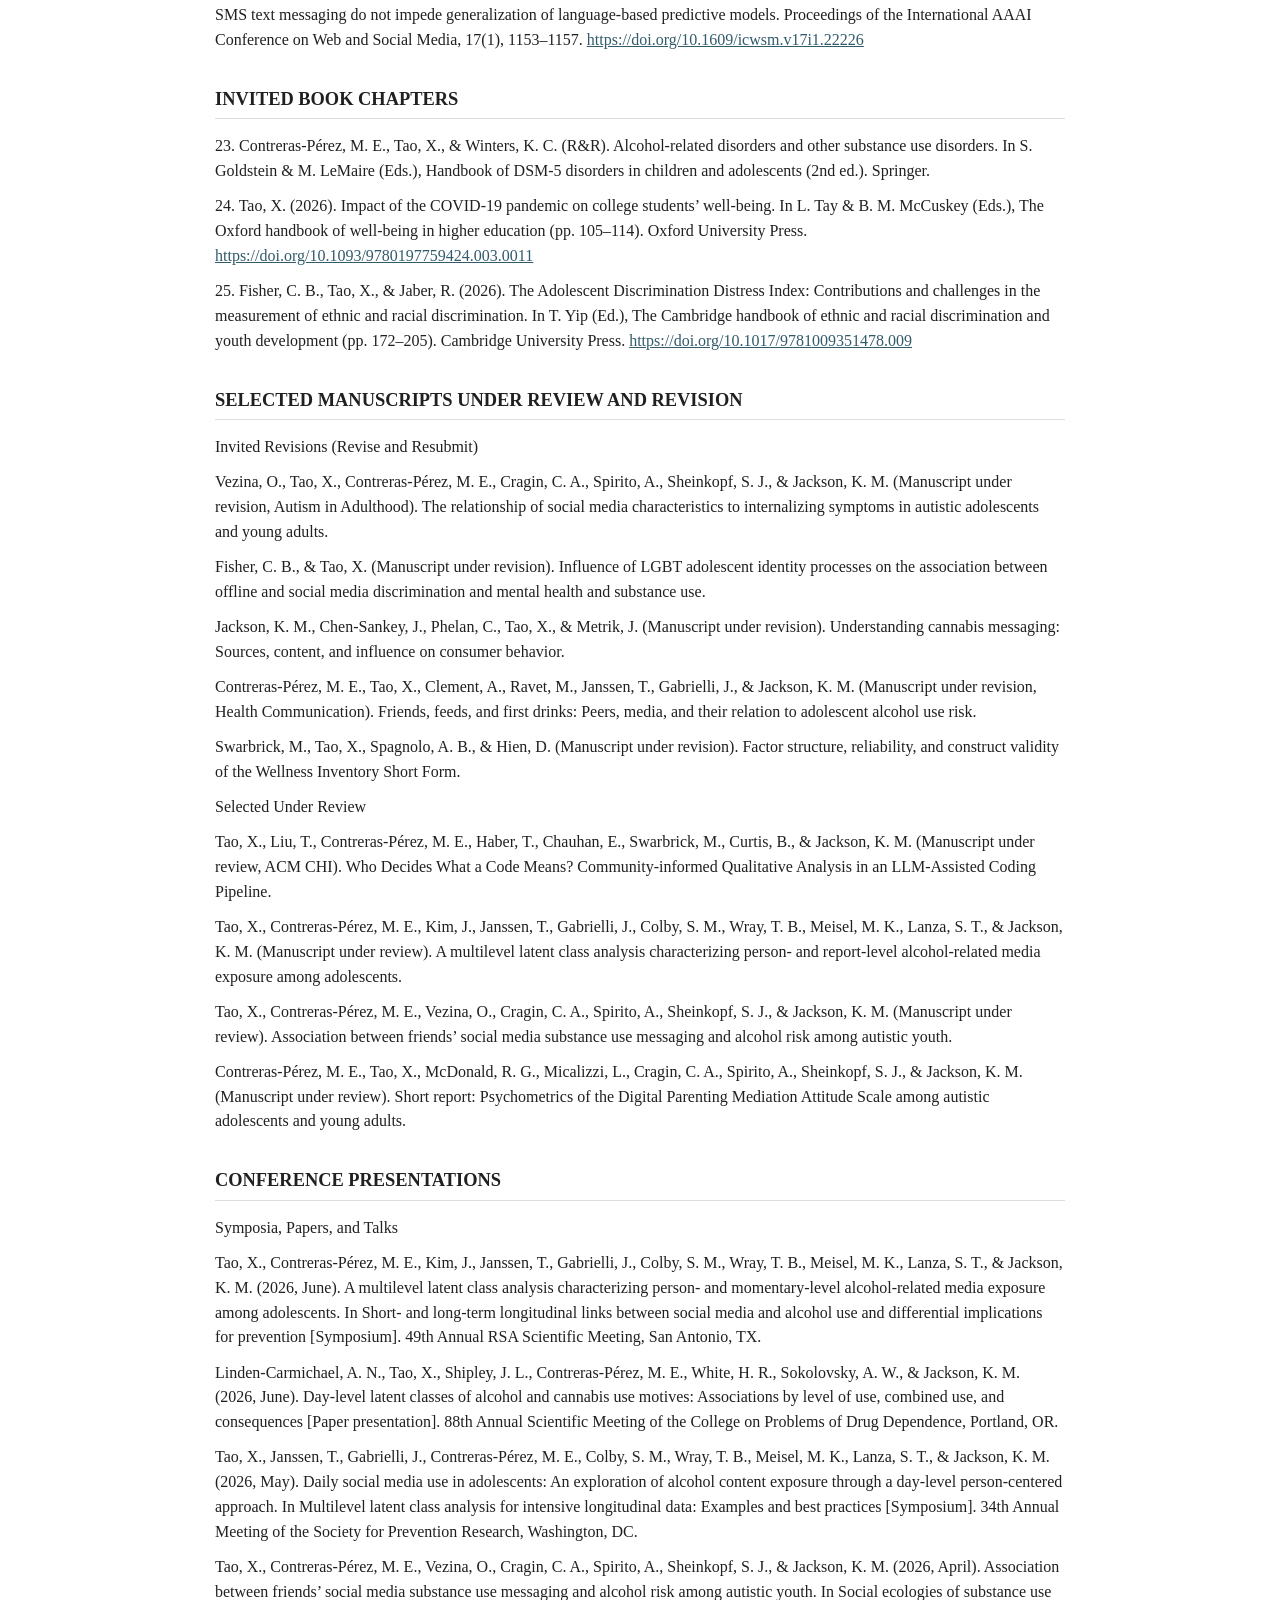
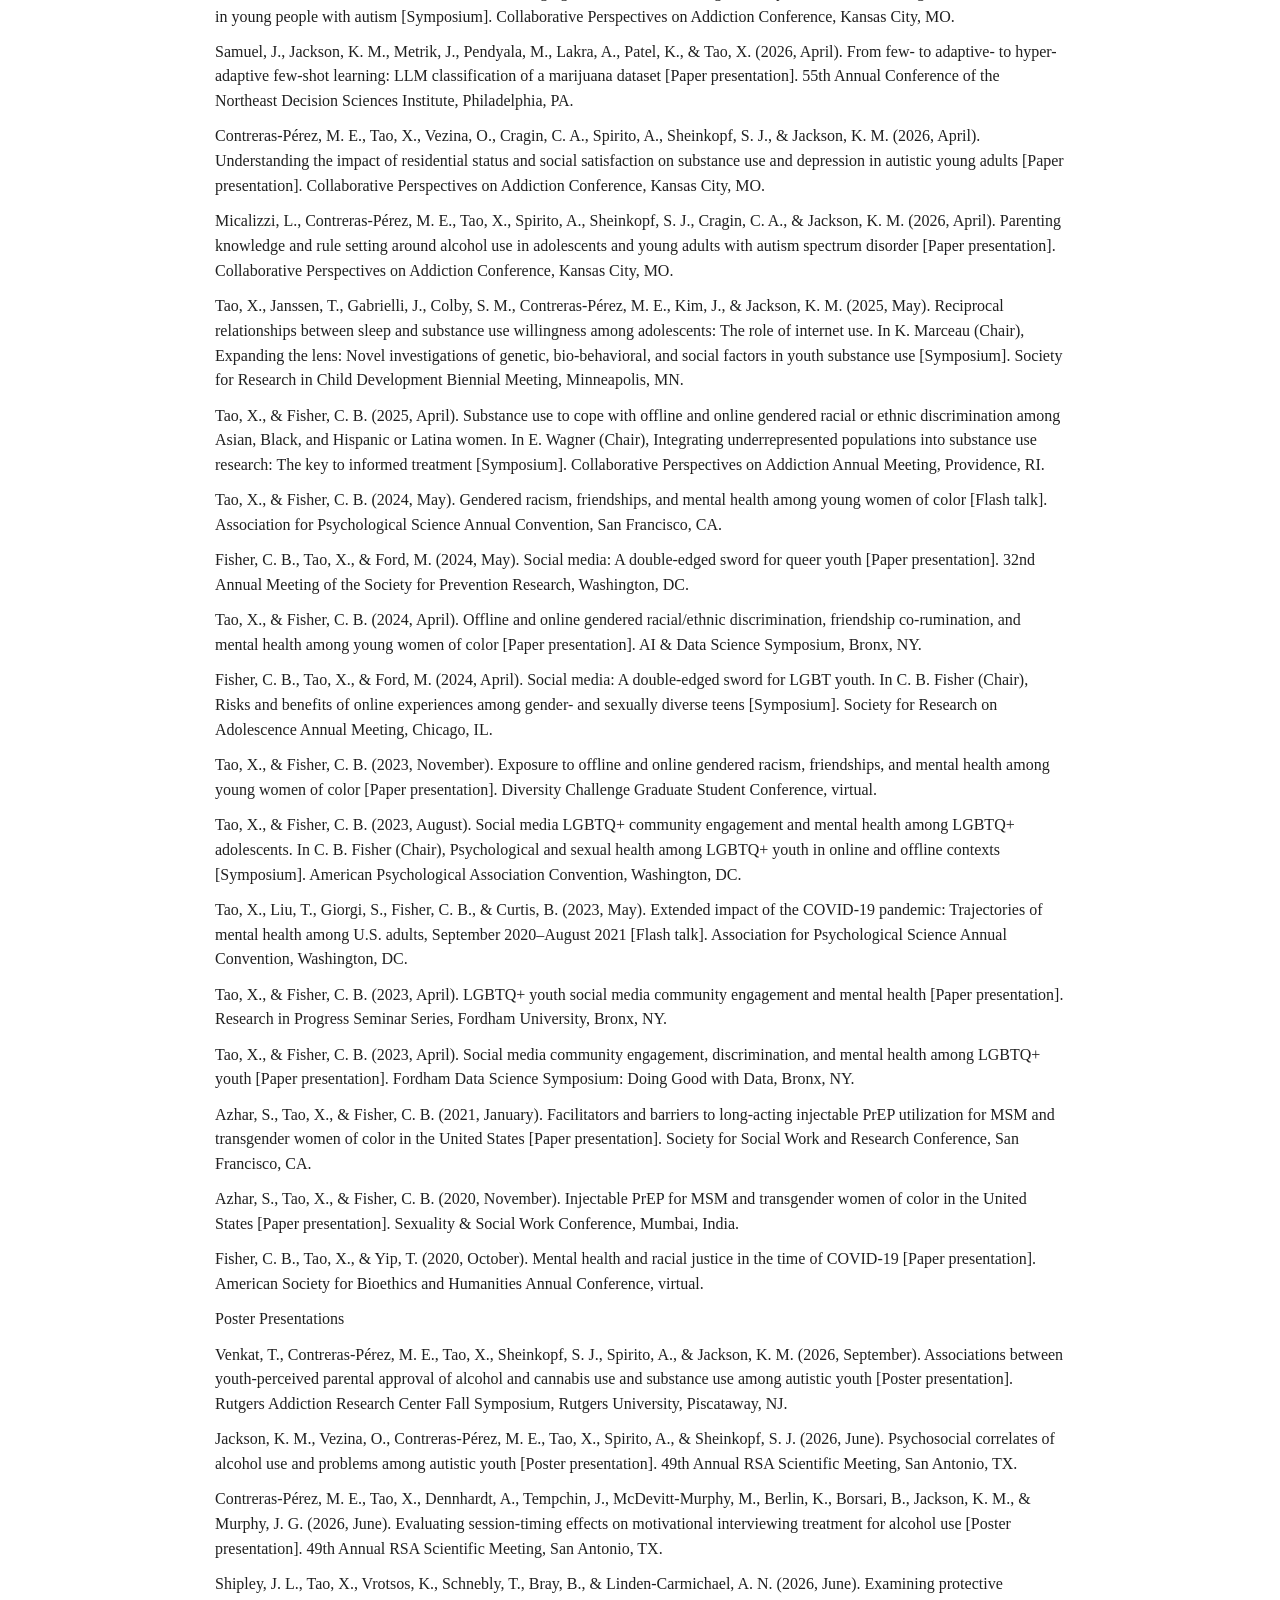
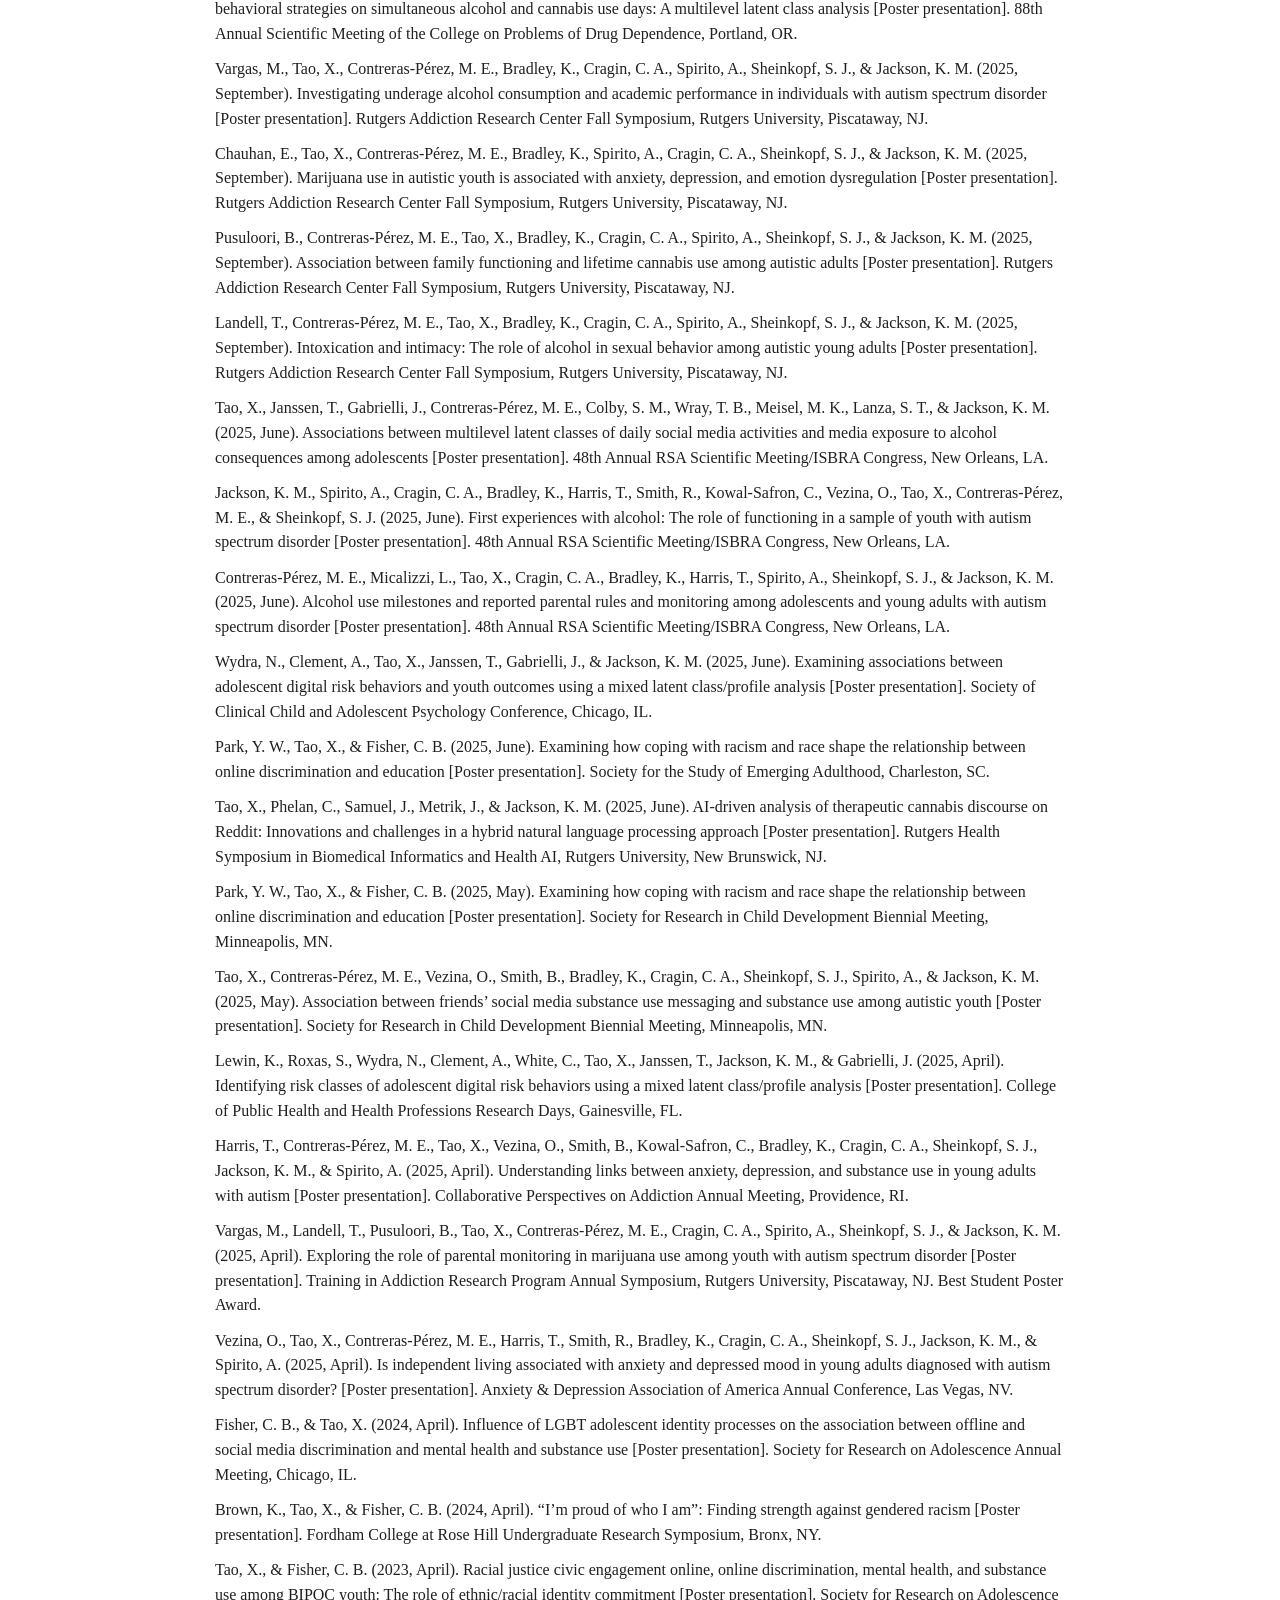
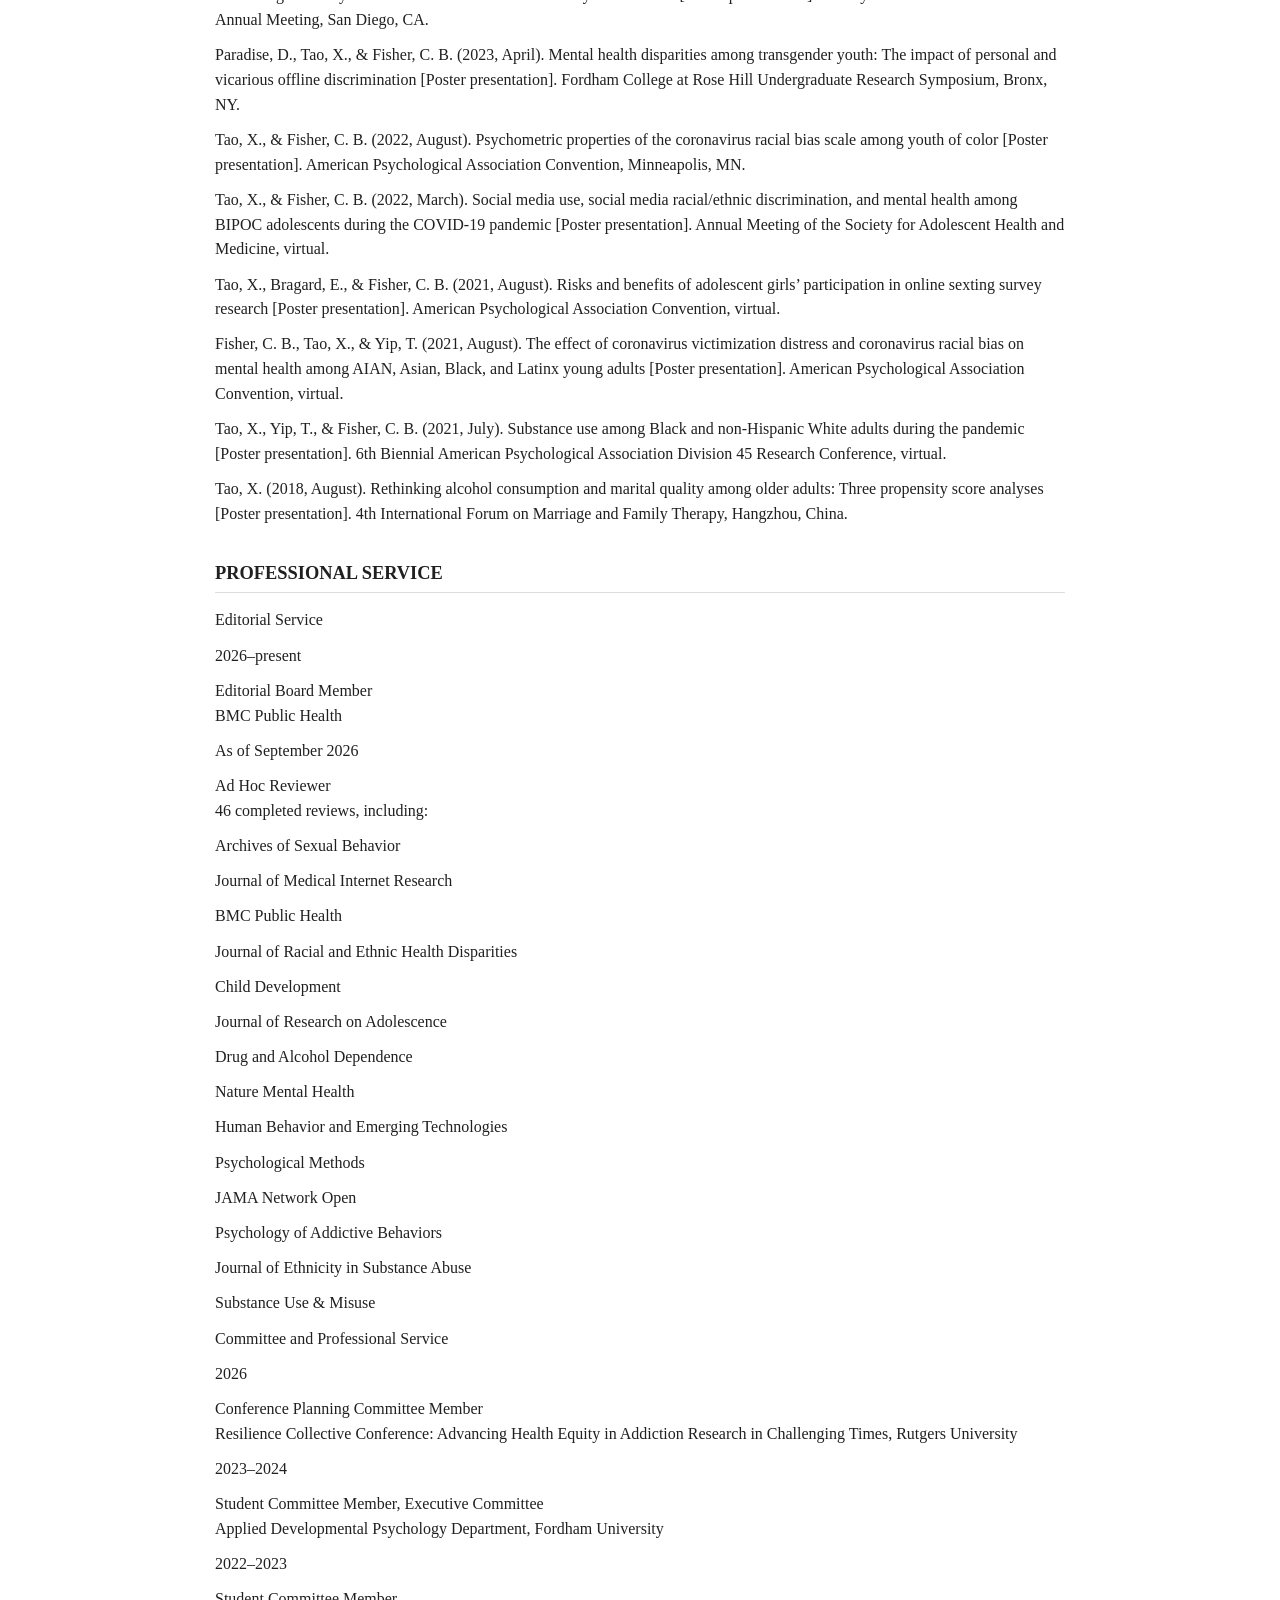
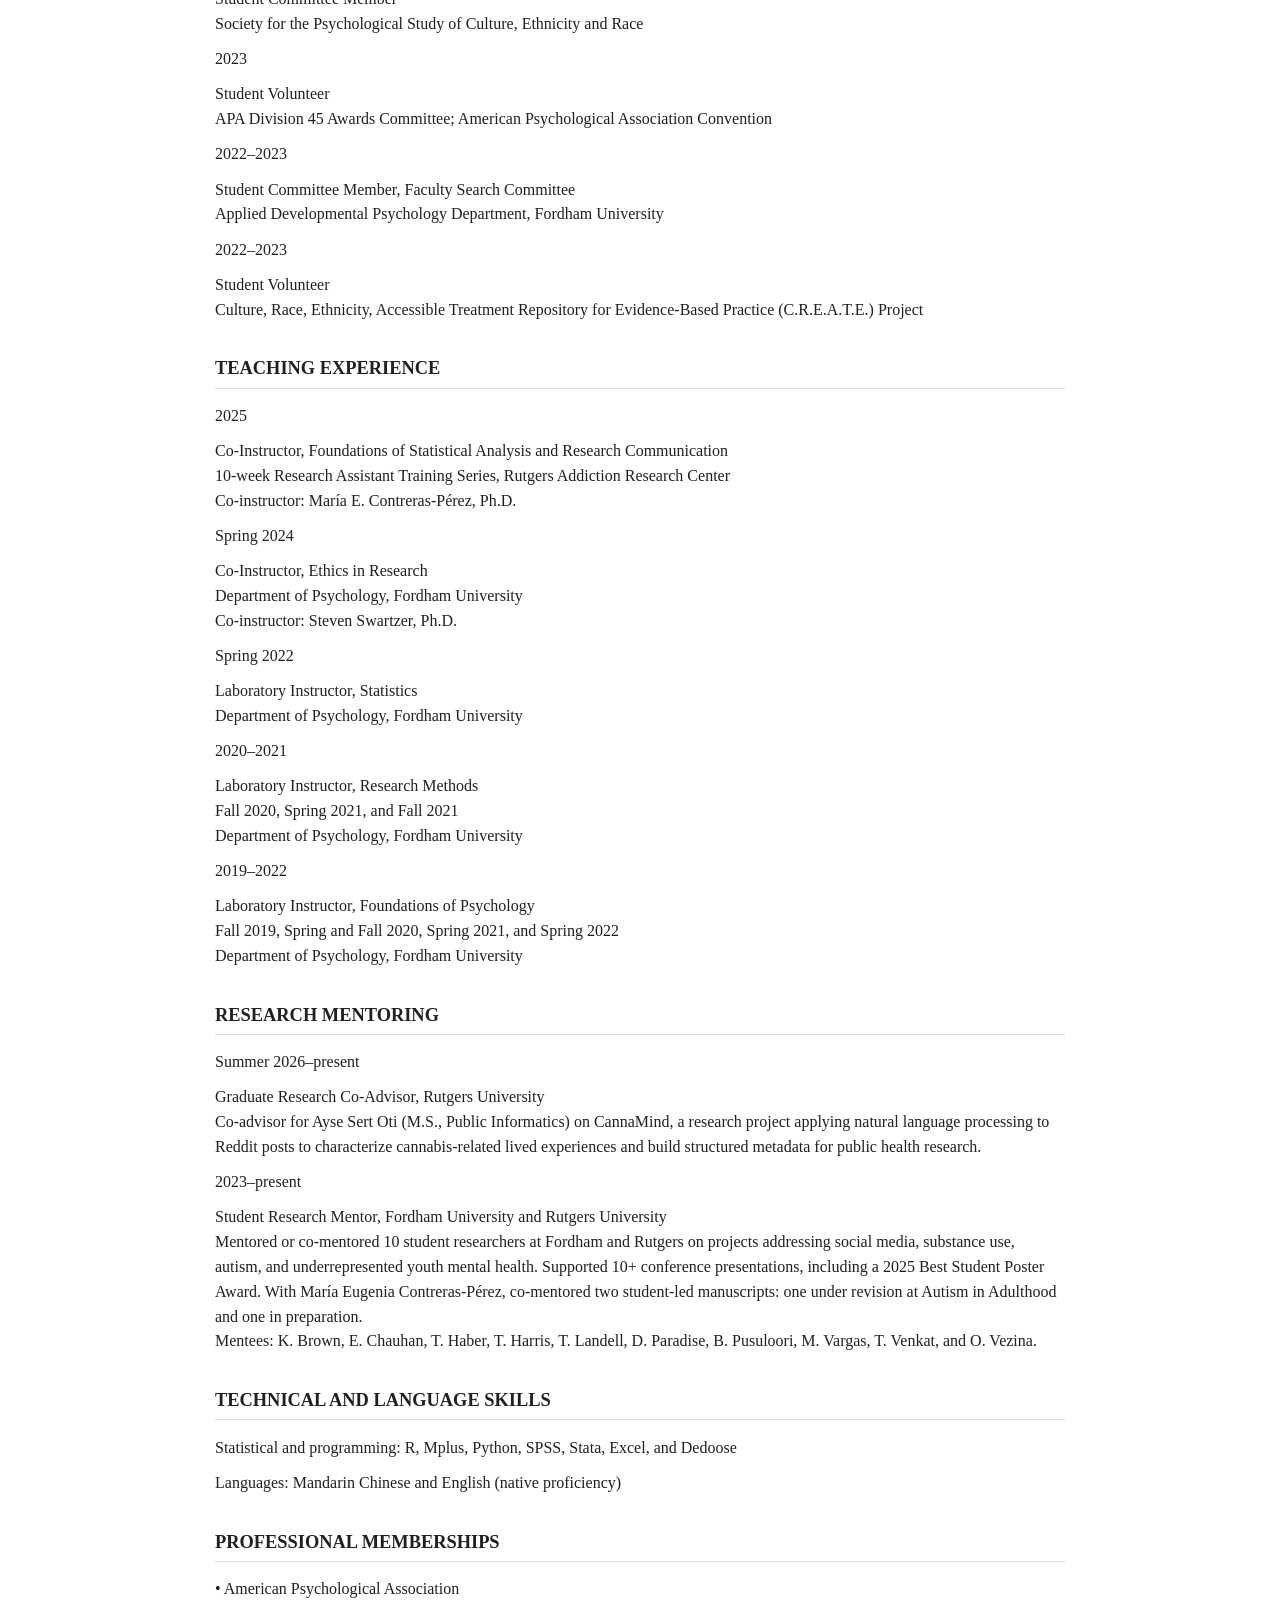
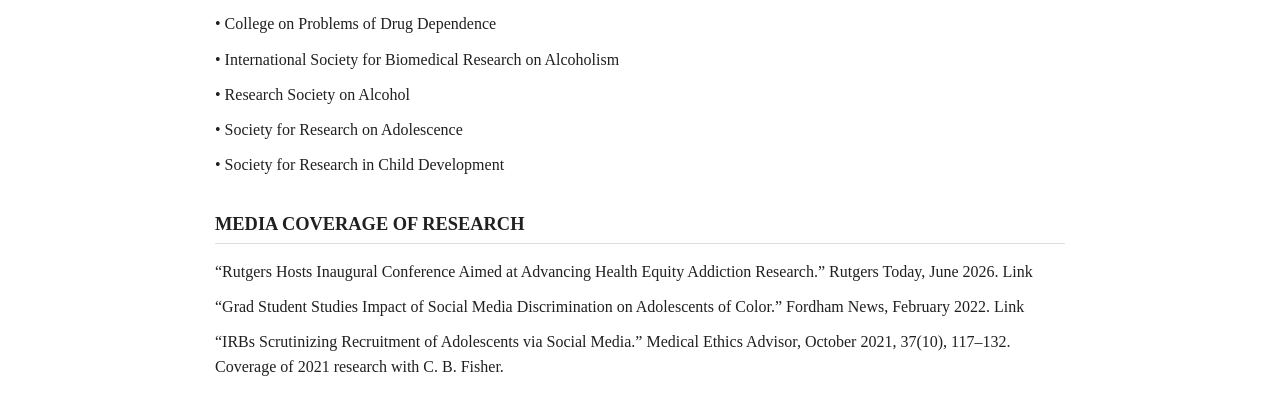
<file: assets/XiangyuTao_CV.html>
<!DOCTYPE html>
<html lang="en">
<head><meta charset="utf-8"><meta name="viewport" content="width=device-width, initial-scale=1">
<title>Current CV | Xiangyu Tao, Ph.D.</title>
<link rel="icon" type="image/png" href="favicon.png">
<style>
body{font-family:Georgia,"Times New Roman",serif;color:#202020;line-height:1.55;max-width:850px;margin:40px auto;padding:0 24px}
h1{font-size:2rem}h2{font-size:1.15rem;border-bottom:1px solid #ddd;margin-top:2rem;padding-bottom:.3rem}
p{margin:.65rem 0;overflow-wrap:anywhere}a{color:#315a6b}
nav{font-family:system-ui,sans-serif;font-size:.9rem}
@media print{body{margin:0;max-width:none;padding:0;font-size:10pt}nav{display:none}h2{break-after:avoid}a{color:inherit;text-decoration:none}@page{margin:.75in}}
</style></head>
<body><nav><a href="../cv.html">← CV overview</a> · September 2026 · Use your browser’s Print command to save as PDF.</nav>
<h1>Xiangyu Tao, Ph.D.</h1>
<p>Piscataway, NJ  |  xiangyu.tao@rutgers.edu  |  ORCID: 0000-0002-5555-5658  |  Google Scholar</p>
<p>Updated September 2026</p>
<h2>EDUCATION</h2>
<p>2024</p>
<p>Ph.D., Applied Developmental Psychology<br>
Department of Psychology, Fordham University<br>
Concentration: Development in the Context of Race, Ethnicity, and Gender<br>
Dissertation: Exposure to Gendered Racial/Ethnic Discrimination, Friendships, and Mental Health among Young Women of Color<br>
Advisor: Celia B. Fisher, Ph.D.</p>
<p>2017</p>
<p>M.A., Social Sciences<br>
University of Chicago<br>
Concentration: Psychology</p>
<p>2015</p>
<p>B.S., Psychology<br>
Department of Psychology, University of Washington, Seattle</p>
<h2>ACADEMIC APPOINTMENTS</h2>
<p>2024–present</p>
<p>Postdoctoral Associate<br>
Rutgers Addiction Research Center, Department of Psychiatry<br>
Robert Wood Johnson Medical School, Rutgers, The State University of New Jersey<br>
Mentor: Kristina M. Jackson, Ph.D.</p>
<h2>RESEARCH FUNDING</h2>
<p>2026–present</p>
<p>NIH Pathway to Independence Award (K99/R00)<br>
National Institute on Drug Abuse, National Institutes of Health<br>
Role: Principal Investigator<br>
Project: Integrating AI and Co-production to Analyze Communications in Social Media Substance Use Recovery Groups (1K99DA064782)<br>
Year 1 award amount: $139,612</p>
<p>2025–2026</p>
<p>Pilot Award<br>
Center of Alcohol &amp; Substance Use Studies, Rutgers University<br>
Project: Identifying Communication Patterns in Online Peer Support Groups for Substance Use Recovery: A Pilot Study<br>
Award amount: $7,500</p>
<p>2021</p>
<p>Student Support Grant for Research<br>
Graduate School of Arts &amp; Sciences, Fordham University<br>
Award amount: $1,500</p>
<h2>HONORS AND AWARDS</h2>
<p>Major Awards</p>
<p>2026</p>
<p>Junior Investigator Award<br>
2026 RSA Scientific Annual Meeting<br>
National Institute on Alcohol Abuse and Alcoholism</p>
<p>2023</p>
<p>Emerging Scholar Best Article Award<br>
Journal of Youth and Adolescence</p>
<p>2023</p>
<p>Michael Sullivan Diversity Scholarship Award<br>
Ohio Psychological Association</p>
<p>Fellowships, Training, and Travel Awards</p>
<p>2026</p>
<p>CPA Travel Award<br>
Collaborative Perspectives on Addiction Conference<br>
American Psychological Association Division 50</p>
<p>2025</p>
<p>R13 ISBRA Conference Support Grant<br>
National Institute on Alcohol Abuse and Alcoholism</p>
<p>2022–2024</p>
<p>Human Development and Social Justice Research Fellowship<br>
Center for Ethics Education, Fordham University</p>
<p>2022–2024</p>
<p>Student Support Grants for Conference Travel (×3)<br>
Graduate School of Arts &amp; Sciences, Fordham University</p>
<p>2023</p>
<p>Child, Adolescent, and Family Caucus Student APA Travel Award<br>
American Psychological Association</p>
<p>2023</p>
<p>Summer School Travel Award<br>
Applications of Machine Learning for Measuring and Modeling Psychological Concepts via Different Methods of Communication, Sam Houston State University</p>
<p>2020–2021</p>
<p>Summer Research Assistantships (×2)<br>
Graduate School of Arts &amp; Sciences, Fordham University</p>
<h2>SELECTED RESEARCH EXPERIENCE</h2>
<p>2019–2024</p>
<p>Graduate Research Assistant<br>
Human Development and Social Justice Lab, Fordham University, Bronx, NY<br>
Advisor: Celia B. Fisher, Ph.D.</p>
<p>2021–2022</p>
<p>Graduate Research Assistant, Applied Developmental Psychology Practicum<br>
Translational Addiction Medicine Branch, Technology and Translational Research Unit<br>
National Institute on Drug Abuse, remote<br>
Advisor: Brenda Curtis, Ph.D.</p>
<h2>PEER-REVIEWED PUBLICATIONS</h2>
<p>Journal Articles</p>
<p>1. Tao, X., Janssen, T., Gabrielli, J., Contreras-Pérez, M. E., Kim, J. S., Colby, S. M., &amp; Jackson, K. M. (2026). Social jetlag and alcohol use in adolescents: A random-intercept cross-lagged panel analysis. Psychology of Addictive Behaviors. Advance online publication. <a href="https://doi.org/10.1037/adb0001187">doi:10.1037/adb0001187</a> · <a href="https://pmc.ncbi.nlm.nih.gov/articles/PMC13705628/">Free full text (PMC)</a></p>
<p>2. Ni, Y., Jiang, L., &amp; Tao, X. (2026). Patterns of online civic engagement, civic development, and critical online literacy: Differences in mental health among adolescents and young adults. Journal of Applied Developmental Psychology, 107, Article 102008. <a href="https://doi.org/10.1016/j.appdev.2026.102008">https://doi.org/10.1016/j.appdev.2026.102008</a></p>
<p>3. Tao, X., Contreras-Pérez, M. E., Clement, A., Janssen, T., Gabrielli, J., Colby, S. M., Wray, T. B., Meisel, M. K., Lanza, S. T., &amp; Jackson, K. M. (2026). Modeling daily digital experiences in adolescents: A multilevel latent class analysis of social media engagement patterns and exposure to alcohol-related content. International Journal of Human–Computer Interaction. Advance online publication. <a href="https://doi.org/10.1080/10447318.2026.2734696">https://doi.org/10.1080/10447318.2026.2734696</a> · <a href="https://pubmed.ncbi.nlm.nih.gov/42835697/">PubMed</a> · <a href="https://pmc.ncbi.nlm.nih.gov/articles/PMC13637484/">Free full text (PMC)</a></p>
<p>4. Contreras-Pérez, M. E., Tao, X., Vezina, O., Spirito, A., Sheinkopf, S. J., Cragin, C. A., &amp; Jackson, K. M. (2026). Understanding the impact of living arrangements and social satisfaction on mental health and substance use in autistic young adults. Autism in Adulthood. <a href="https://doi.org/10.1177/25739581261474766">https://doi.org/10.1177/25739581261474766</a> </p>
<p>5. Tao, X., Contreras-Pérez, M. E., Estes, A., DiGioia-Laird, V., Swarbrick, M., &amp; Jackson, K. M. (2026). Online support and co-rumination experiences among adults in substance use recovery. Journal of Substance Use and Addiction Treatment, 189, 210007. <a href="https://doi.org/10.1016/j.josat.2026.210007">https://doi.org/10.1016/j.josat.2026.210007</a></p>
<p>6. Linden-Carmichael, A. N., Tao, X., Shipley, J. L., Contreras-Pérez, M. E., White, H. R., Sokolovsky, A. W., Lanza, S. T., &amp; Jackson, K. M. (2026). Day-level latent classes of alcohol and cannabis use motives: Associations by combined use, level of use, and consequences. Psychology of Addictive Behaviors. Advance online publication. <a href="https://doi.org/10.1037/adb0001173">https://doi.org/10.1037/adb0001173</a></p>
<p>7. Park, Y. W., Tao, X., &amp; Fisher, C. B. (2026). Exposure to online racial discrimination, anti-racism, antisocial risk-taking: Associations with college adjustment and health risks among Black and Latine students. Journal of American College Health, 74(4), 1123–1134. <a href="https://doi.org/10.1080/07448481.2025.2503831">https://doi.org/10.1080/07448481.2025.2503831</a></p>
<p>8. Park, Y. W., Tao, X., &amp; Fisher, C. B. (2025). Profiles of antiracist and antisocial online behaviors among Asian American college Instagram users: Associations with academic adjustment and substance use. Journal of Racial and Ethnic Health Disparities. Advance online publication. <a href="https://doi.org/10.1007/s40615-025-02681-6">https://doi.org/10.1007/s40615-025-02681-6</a></p>
<p>9. Park, Y. W., Tao, X., &amp; Fisher, C. B. (2025). Race and anti-racist online coping as moderators of college adjustment associated with exposure to social media racism among Asian, Black, and Hispanic/Latine students. Journal of Youth and Adolescence, 54(8), 2062–2076. <a href="https://doi.org/10.1007/s10964-025-02177-w">https://doi.org/10.1007/s10964-025-02177-w</a></p>
<p>10. Tao, X., &amp; Fisher, C. B. (2025). The role of friendship in mediating and moderating the relationship between exposure to gendered racism and mental health among young women of color. Journal of Youth and Adolescence, 54(5), 1281–1300. <a href="https://doi.org/10.1007/s10964-024-02130-3">https://doi.org/10.1007/s10964-024-02130-3</a></p>
<p>11. Fisher, C. B., Tao, X., &amp; Ford, M. (2024). Social media: A double-edged sword for LGBTQ+ youth. Computers in Human Behavior, 156, 108194. <a href="https://doi.org/10.1016/j.chb.2024.108194">https://doi.org/10.1016/j.chb.2024.108194</a></p>
<p>12. Tao, X., Yip, T., &amp; Fisher, C. B. (2024). Employment, coronavirus victimization distress, and substance use disorders among Black and non-Hispanic White young adults during the COVID-19 pandemic. Journal of Ethnicity in Substance Abuse, 23(2), 320–339. <a href="https://doi.org/10.1080/15332640.2022.2091702">https://doi.org/10.1080/15332640.2022.2091702</a></p>
<p>13. Tao, X., Yip, T., &amp; Fisher, C. B. (2024). Psychological well-being and substance use during the COVID-19 pandemic: Ethnic/racial identity, discrimination, and vigilance. Journal of Racial and Ethnic Health Disparities, 11(1), 62–71. <a href="https://doi.org/10.1007/s40615-022-01497-y">https://doi.org/10.1007/s40615-022-01497-y</a></p>
<p>14. Tao, X., Liu, T., Giorgi, S., Fisher, C. B., &amp; Curtis, B. (2023). Extended impact of the COVID-19 pandemic: Trajectories of mental health and substance use among U.S. adults, September 2020–August 2021. Drug and Alcohol Dependence Reports, 8, 100186. <a href="https://doi.org/10.1016/j.dadr.2023.100186">https://doi.org/10.1016/j.dadr.2023.100186</a></p>
<p>15. Tao, X., &amp; Fisher, C. B. (2023). Associations among web-based civic engagement and discrimination, web-based social support, and mental health and substance use risk among LGBT youth: Cross-sectional survey study. Journal of Medical Internet Research, 25, e46604. <a href="https://doi.org/10.2196/46604">https://doi.org/10.2196/46604</a></p>
<p>16. Tao, X., Liu, T., Fisher, C. B., Giorgi, S., &amp; Curtis, B. (2023). COVID-related social determinants of substance use disorder among diverse U.S. racial/ethnic groups. Social Science &amp; Medicine, 317, 115599. <a href="https://doi.org/10.1016/j.socscimed.2022.115599">https://doi.org/10.1016/j.socscimed.2022.115599</a></p>
<p>17. Fisher, C. B., Tao, X., &amp; Yip, T. (2023). The effects of COVID-19 victimization distress and racial bias on mental health among AIAN, Asian, Black, and Latinx young adults. Cultural Diversity and Ethnic Minority Psychology, 29(2), 119–131. <a href="https://doi.org/10.1037/cdp0000539">https://doi.org/10.1037/cdp0000539</a></p>
<p>18. Tao, X., &amp; Fisher, C. B. (2022). Exposure to social media racial discrimination and mental health among adolescents of color. Journal of Youth and Adolescence, 51(1), 30–44. <a href="https://doi.org/10.1007/s10964-021-01514-z">https://doi.org/10.1007/s10964-021-01514-z</a></p>
<p>19. Tao, X., Bragard, E., &amp; Fisher, C. B. (2021). Risks and benefits of adolescent girls’ participation in online sexting survey research. Archives of Sexual Behavior, 50(6), 2335–2346. <a href="https://doi.org/10.1007/s10508-021-02003-x">https://doi.org/10.1007/s10508-021-02003-x</a></p>
<p>20. Azhar, S., Tao, X., Jokhakar, V., &amp; Fisher, C. B. (2021). Barriers and facilitators to participation in long-acting injectable PrEP research trials for MSM, transgender women, and gender-nonconforming people of color. AIDS Education and Prevention, 33(6), 465–482. <a href="https://doi.org/10.1521/aeap.2021.33.6.465">https://doi.org/10.1521/aeap.2021.33.6.465</a></p>
<p>21. Fisher, C. B., Tao, X., Liu, T., Giorgi, S., &amp; Curtis, B. (2021). COVID-related victimization, racial bias, and employment and housing disruption increase mental health risk among U.S. Asian, Black, and Latinx adults. Frontiers in Public Health, 9, 772236. <a href="https://doi.org/10.3389/fpubh.2021.772236">https://doi.org/10.3389/fpubh.2021.772236</a></p>
<p>Peer-Reviewed Conference Proceedings</p>
<p>22. Liu, T., Giorgi, S., Tao, X., Guntuku, S. C., Bellew, D., Curtis, B., &amp; Ungar, L. (2023). Different affordances on Facebook and SMS text messaging do not impede generalization of language-based predictive models. Proceedings of the International AAAI Conference on Web and Social Media, 17(1), 1153–1157. <a href="https://doi.org/10.1609/icwsm.v17i1.22226">https://doi.org/10.1609/icwsm.v17i1.22226</a></p>
<h2>INVITED BOOK CHAPTERS</h2>
<p>23. Contreras-Pérez, M. E., Tao, X., &amp; Winters, K. C. (R&amp;R). Alcohol-related disorders and other substance use disorders. In S. Goldstein &amp; M. LeMaire (Eds.), Handbook of DSM-5 disorders in children and adolescents (2nd ed.). Springer.</p>
<p>24. Tao, X. (2026). Impact of the COVID-19 pandemic on college students’ well-being. In L. Tay &amp; B. M. McCuskey (Eds.), The Oxford handbook of well-being in higher education (pp. 105–114). Oxford University Press. <a href="https://doi.org/10.1093/9780197759424.003.0011">https://doi.org/10.1093/9780197759424.003.0011</a></p>
<p>25. Fisher, C. B., Tao, X., &amp; Jaber, R. (2026). The Adolescent Discrimination Distress Index: Contributions and challenges in the measurement of ethnic and racial discrimination. In T. Yip (Ed.), The Cambridge handbook of ethnic and racial discrimination and youth development (pp. 172–205). Cambridge University Press. <a href="https://doi.org/10.1017/9781009351478.009">https://doi.org/10.1017/9781009351478.009</a></p>
<h2>SELECTED MANUSCRIPTS UNDER REVIEW AND REVISION</h2>
<p>Invited Revisions (Revise and Resubmit)</p>
<p>Vezina, O., Tao, X., Contreras-Pérez, M. E., Cragin, C. A., Spirito, A., Sheinkopf, S. J., &amp; Jackson, K. M. (Manuscript under revision, Autism in Adulthood). The relationship of social media characteristics to internalizing symptoms in autistic adolescents and young adults.</p>
<p>Fisher, C. B., &amp; Tao, X. (Manuscript under revision). Influence of LGBT adolescent identity processes on the association between offline and social media discrimination and mental health and substance use.</p>
<p>Jackson, K. M., Chen-Sankey, J., Phelan, C., Tao, X., &amp; Metrik, J. (Manuscript under revision). Understanding cannabis messaging: Sources, content, and influence on consumer behavior.</p>
<p>Contreras-Pérez, M. E., Tao, X., Clement, A., Ravet, M., Janssen, T., Gabrielli, J., &amp; Jackson, K. M. (Manuscript under revision, Health Communication). Friends, feeds, and first drinks: Peers, media, and their relation to adolescent alcohol use risk.</p>
<p>Swarbrick, M., Tao, X., Spagnolo, A. B., &amp; Hien, D. (Manuscript under revision). Factor structure, reliability, and construct validity of the Wellness Inventory Short Form.</p>
<p>Selected Under Review</p>
<p>Tao, X., Liu, T., Contreras-Pérez, M. E., Haber, T., Chauhan, E., Swarbrick, M., Curtis, B., &amp; Jackson, K. M. (Manuscript under review, ACM CHI). Who Decides What a Code Means? Community-informed Qualitative Analysis in an LLM-Assisted Coding Pipeline.</p>
<p>Tao, X., Contreras-Pérez, M. E., Kim, J., Janssen, T., Gabrielli, J., Colby, S. M., Wray, T. B., Meisel, M. K., Lanza, S. T., &amp; Jackson, K. M. (Manuscript under review). A multilevel latent class analysis characterizing person- and report-level alcohol-related media exposure among adolescents.</p>
<p>Tao, X., Contreras-Pérez, M. E., Vezina, O., Cragin, C. A., Spirito, A., Sheinkopf, S. J., &amp; Jackson, K. M. (Manuscript under review). Association between friends’ social media substance use messaging and alcohol risk among autistic youth.</p>
<p>Contreras-Pérez, M. E., Tao, X., McDonald, R. G., Micalizzi, L., Cragin, C. A., Spirito, A., Sheinkopf, S. J., &amp; Jackson, K. M. (Manuscript under review). Short report: Psychometrics of the Digital Parenting Mediation Attitude Scale among autistic adolescents and young adults.</p>
<h2>CONFERENCE PRESENTATIONS</h2>
<p>Symposia, Papers, and Talks</p>
<p>Tao, X., Contreras-Pérez, M. E., Kim, J., Janssen, T., Gabrielli, J., Colby, S. M., Wray, T. B., Meisel, M. K., Lanza, S. T., &amp; Jackson, K. M. (2026, June). A multilevel latent class analysis characterizing person- and momentary-level alcohol-related media exposure among adolescents. In Short- and long-term longitudinal links between social media and alcohol use and differential implications for prevention [Symposium]. 49th Annual RSA Scientific Meeting, San Antonio, TX.</p>
<p>Linden-Carmichael, A. N., Tao, X., Shipley, J. L., Contreras-Pérez, M. E., White, H. R., Sokolovsky, A. W., &amp; Jackson, K. M. (2026, June). Day-level latent classes of alcohol and cannabis use motives: Associations by level of use, combined use, and consequences [Paper presentation]. 88th Annual Scientific Meeting of the College on Problems of Drug Dependence, Portland, OR.</p>
<p>Tao, X., Janssen, T., Gabrielli, J., Contreras-Pérez, M. E., Colby, S. M., Wray, T. B., Meisel, M. K., Lanza, S. T., &amp; Jackson, K. M. (2026, May). Daily social media use in adolescents: An exploration of alcohol content exposure through a day-level person-centered approach. In Multilevel latent class analysis for intensive longitudinal data: Examples and best practices [Symposium]. 34th Annual Meeting of the Society for Prevention Research, Washington, DC.</p>
<p>Tao, X., Contreras-Pérez, M. E., Vezina, O., Cragin, C. A., Spirito, A., Sheinkopf, S. J., &amp; Jackson, K. M. (2026, April). Association between friends’ social media substance use messaging and alcohol risk among autistic youth. In Social ecologies of substance use in young people with autism [Symposium]. Collaborative Perspectives on Addiction Conference, Kansas City, MO.</p>
<p>Samuel, J., Jackson, K. M., Metrik, J., Pendyala, M., Lakra, A., Patel, K., &amp; Tao, X. (2026, April). From few- to adaptive- to hyper-adaptive few-shot learning: LLM classification of a marijuana dataset [Paper presentation]. 55th Annual Conference of the Northeast Decision Sciences Institute, Philadelphia, PA.</p>
<p>Contreras-Pérez, M. E., Tao, X., Vezina, O., Cragin, C. A., Spirito, A., Sheinkopf, S. J., &amp; Jackson, K. M. (2026, April). Understanding the impact of residential status and social satisfaction on substance use and depression in autistic young adults [Paper presentation]. Collaborative Perspectives on Addiction Conference, Kansas City, MO.</p>
<p>Micalizzi, L., Contreras-Pérez, M. E., Tao, X., Spirito, A., Sheinkopf, S. J., Cragin, C. A., &amp; Jackson, K. M. (2026, April). Parenting knowledge and rule setting around alcohol use in adolescents and young adults with autism spectrum disorder [Paper presentation]. Collaborative Perspectives on Addiction Conference, Kansas City, MO.</p>
<p>Tao, X., Janssen, T., Gabrielli, J., Colby, S. M., Contreras-Pérez, M. E., Kim, J., &amp; Jackson, K. M. (2025, May). Reciprocal relationships between sleep and substance use willingness among adolescents: The role of internet use. In K. Marceau (Chair), Expanding the lens: Novel investigations of genetic, bio-behavioral, and social factors in youth substance use [Symposium]. Society for Research in Child Development Biennial Meeting, Minneapolis, MN.</p>
<p>Tao, X., &amp; Fisher, C. B. (2025, April). Substance use to cope with offline and online gendered racial or ethnic discrimination among Asian, Black, and Hispanic or Latina women. In E. Wagner (Chair), Integrating underrepresented populations into substance use research: The key to informed treatment [Symposium]. Collaborative Perspectives on Addiction Annual Meeting, Providence, RI.</p>
<p>Tao, X., &amp; Fisher, C. B. (2024, May). Gendered racism, friendships, and mental health among young women of color [Flash talk]. Association for Psychological Science Annual Convention, San Francisco, CA.</p>
<p>Fisher, C. B., Tao, X., &amp; Ford, M. (2024, May). Social media: A double-edged sword for queer youth [Paper presentation]. 32nd Annual Meeting of the Society for Prevention Research, Washington, DC.</p>
<p>Tao, X., &amp; Fisher, C. B. (2024, April). Offline and online gendered racial/ethnic discrimination, friendship co-rumination, and mental health among young women of color [Paper presentation]. AI &amp; Data Science Symposium, Bronx, NY.</p>
<p>Fisher, C. B., Tao, X., &amp; Ford, M. (2024, April). Social media: A double-edged sword for LGBT youth. In C. B. Fisher (Chair), Risks and benefits of online experiences among gender- and sexually diverse teens [Symposium]. Society for Research on Adolescence Annual Meeting, Chicago, IL.</p>
<p>Tao, X., &amp; Fisher, C. B. (2023, November). Exposure to offline and online gendered racism, friendships, and mental health among young women of color [Paper presentation]. Diversity Challenge Graduate Student Conference, virtual.</p>
<p>Tao, X., &amp; Fisher, C. B. (2023, August). Social media LGBTQ+ community engagement and mental health among LGBTQ+ adolescents. In C. B. Fisher (Chair), Psychological and sexual health among LGBTQ+ youth in online and offline contexts [Symposium]. American Psychological Association Convention, Washington, DC.</p>
<p>Tao, X., Liu, T., Giorgi, S., Fisher, C. B., &amp; Curtis, B. (2023, May). Extended impact of the COVID-19 pandemic: Trajectories of mental health among U.S. adults, September 2020–August 2021 [Flash talk]. Association for Psychological Science Annual Convention, Washington, DC.</p>
<p>Tao, X., &amp; Fisher, C. B. (2023, April). LGBTQ+ youth social media community engagement and mental health [Paper presentation]. Research in Progress Seminar Series, Fordham University, Bronx, NY.</p>
<p>Tao, X., &amp; Fisher, C. B. (2023, April). Social media community engagement, discrimination, and mental health among LGBTQ+ youth [Paper presentation]. Fordham Data Science Symposium: Doing Good with Data, Bronx, NY.</p>
<p>Azhar, S., Tao, X., &amp; Fisher, C. B. (2021, January). Facilitators and barriers to long-acting injectable PrEP utilization for MSM and transgender women of color in the United States [Paper presentation]. Society for Social Work and Research Conference, San Francisco, CA.</p>
<p>Azhar, S., Tao, X., &amp; Fisher, C. B. (2020, November). Injectable PrEP for MSM and transgender women of color in the United States [Paper presentation]. Sexuality &amp; Social Work Conference, Mumbai, India.</p>
<p>Fisher, C. B., Tao, X., &amp; Yip, T. (2020, October). Mental health and racial justice in the time of COVID-19 [Paper presentation]. American Society for Bioethics and Humanities Annual Conference, virtual.</p>
<p>Poster Presentations</p>
<p>Venkat, T., Contreras-Pérez, M. E., Tao, X., Sheinkopf, S. J., Spirito, A., &amp; Jackson, K. M. (2026, September). Associations between youth-perceived parental approval of alcohol and cannabis use and substance use among autistic youth [Poster presentation]. Rutgers Addiction Research Center Fall Symposium, Rutgers University, Piscataway, NJ.</p>
<p>Jackson, K. M., Vezina, O., Contreras-Pérez, M. E., Tao, X., Spirito, A., &amp; Sheinkopf, S. J. (2026, June). Psychosocial correlates of alcohol use and problems among autistic youth [Poster presentation]. 49th Annual RSA Scientific Meeting, San Antonio, TX.</p>
<p>Contreras-Pérez, M. E., Tao, X., Dennhardt, A., Tempchin, J., McDevitt-Murphy, M., Berlin, K., Borsari, B., Jackson, K. M., &amp; Murphy, J. G. (2026, June). Evaluating session-timing effects on motivational interviewing treatment for alcohol use [Poster presentation]. 49th Annual RSA Scientific Meeting, San Antonio, TX.</p>
<p>Shipley, J. L., Tao, X., Vrotsos, K., Schnebly, T., Bray, B., &amp; Linden-Carmichael, A. N. (2026, June). Examining protective behavioral strategies on simultaneous alcohol and cannabis use days: A multilevel latent class analysis [Poster presentation]. 88th Annual Scientific Meeting of the College on Problems of Drug Dependence, Portland, OR.</p>
<p>Vargas, M., Tao, X., Contreras-Pérez, M. E., Bradley, K., Cragin, C. A., Spirito, A., Sheinkopf, S. J., &amp; Jackson, K. M. (2025, September). Investigating underage alcohol consumption and academic performance in individuals with autism spectrum disorder [Poster presentation]. Rutgers Addiction Research Center Fall Symposium, Rutgers University, Piscataway, NJ.</p>
<p>Chauhan, E., Tao, X., Contreras-Pérez, M. E., Bradley, K., Spirito, A., Cragin, C. A., Sheinkopf, S. J., &amp; Jackson, K. M. (2025, September). Marijuana use in autistic youth is associated with anxiety, depression, and emotion dysregulation [Poster presentation]. Rutgers Addiction Research Center Fall Symposium, Rutgers University, Piscataway, NJ.</p>
<p>Pusuloori, B., Contreras-Pérez, M. E., Tao, X., Bradley, K., Cragin, C. A., Spirito, A., Sheinkopf, S. J., &amp; Jackson, K. M. (2025, September). Association between family functioning and lifetime cannabis use among autistic adults [Poster presentation]. Rutgers Addiction Research Center Fall Symposium, Rutgers University, Piscataway, NJ.</p>
<p>Landell, T., Contreras-Pérez, M. E., Tao, X., Bradley, K., Cragin, C. A., Spirito, A., Sheinkopf, S. J., &amp; Jackson, K. M. (2025, September). Intoxication and intimacy: The role of alcohol in sexual behavior among autistic young adults [Poster presentation]. Rutgers Addiction Research Center Fall Symposium, Rutgers University, Piscataway, NJ.</p>
<p>Tao, X., Janssen, T., Gabrielli, J., Contreras-Pérez, M. E., Colby, S. M., Wray, T. B., Meisel, M. K., Lanza, S. T., &amp; Jackson, K. M. (2025, June). Associations between multilevel latent classes of daily social media activities and media exposure to alcohol consequences among adolescents [Poster presentation]. 48th Annual RSA Scientific Meeting/ISBRA Congress, New Orleans, LA.</p>
<p>Jackson, K. M., Spirito, A., Cragin, C. A., Bradley, K., Harris, T., Smith, R., Kowal-Safron, C., Vezina, O., Tao, X., Contreras-Pérez, M. E., &amp; Sheinkopf, S. J. (2025, June). First experiences with alcohol: The role of functioning in a sample of youth with autism spectrum disorder [Poster presentation]. 48th Annual RSA Scientific Meeting/ISBRA Congress, New Orleans, LA.</p>
<p>Contreras-Pérez, M. E., Micalizzi, L., Tao, X., Cragin, C. A., Bradley, K., Harris, T., Spirito, A., Sheinkopf, S. J., &amp; Jackson, K. M. (2025, June). Alcohol use milestones and reported parental rules and monitoring among adolescents and young adults with autism spectrum disorder [Poster presentation]. 48th Annual RSA Scientific Meeting/ISBRA Congress, New Orleans, LA.</p>
<p>Wydra, N., Clement, A., Tao, X., Janssen, T., Gabrielli, J., &amp; Jackson, K. M. (2025, June). Examining associations between adolescent digital risk behaviors and youth outcomes using a mixed latent class/profile analysis [Poster presentation]. Society of Clinical Child and Adolescent Psychology Conference, Chicago, IL.</p>
<p>Park, Y. W., Tao, X., &amp; Fisher, C. B. (2025, June). Examining how coping with racism and race shape the relationship between online discrimination and education [Poster presentation]. Society for the Study of Emerging Adulthood, Charleston, SC.</p>
<p>Tao, X., Phelan, C., Samuel, J., Metrik, J., &amp; Jackson, K. M. (2025, June). AI-driven analysis of therapeutic cannabis discourse on Reddit: Innovations and challenges in a hybrid natural language processing approach [Poster presentation]. Rutgers Health Symposium in Biomedical Informatics and Health AI, Rutgers University, New Brunswick, NJ.</p>
<p>Park, Y. W., Tao, X., &amp; Fisher, C. B. (2025, May). Examining how coping with racism and race shape the relationship between online discrimination and education [Poster presentation]. Society for Research in Child Development Biennial Meeting, Minneapolis, MN.</p>
<p>Tao, X., Contreras-Pérez, M. E., Vezina, O., Smith, B., Bradley, K., Cragin, C. A., Sheinkopf, S. J., Spirito, A., &amp; Jackson, K. M. (2025, May). Association between friends’ social media substance use messaging and substance use among autistic youth [Poster presentation]. Society for Research in Child Development Biennial Meeting, Minneapolis, MN.</p>
<p>Lewin, K., Roxas, S., Wydra, N., Clement, A., White, C., Tao, X., Janssen, T., Jackson, K. M., &amp; Gabrielli, J. (2025, April). Identifying risk classes of adolescent digital risk behaviors using a mixed latent class/profile analysis [Poster presentation]. College of Public Health and Health Professions Research Days, Gainesville, FL.</p>
<p>Harris, T., Contreras-Pérez, M. E., Tao, X., Vezina, O., Smith, B., Kowal-Safron, C., Bradley, K., Cragin, C. A., Sheinkopf, S. J., Jackson, K. M., &amp; Spirito, A. (2025, April). Understanding links between anxiety, depression, and substance use in young adults with autism [Poster presentation]. Collaborative Perspectives on Addiction Annual Meeting, Providence, RI.</p>
<p>Vargas, M., Landell, T., Pusuloori, B., Tao, X., Contreras-Pérez, M. E., Cragin, C. A., Spirito, A., Sheinkopf, S. J., &amp; Jackson, K. M. (2025, April). Exploring the role of parental monitoring in marijuana use among youth with autism spectrum disorder [Poster presentation]. Training in Addiction Research Program Annual Symposium, Rutgers University, Piscataway, NJ. Best Student Poster Award.</p>
<p>Vezina, O., Tao, X., Contreras-Pérez, M. E., Harris, T., Smith, R., Bradley, K., Cragin, C. A., Sheinkopf, S. J., Jackson, K. M., &amp; Spirito, A. (2025, April). Is independent living associated with anxiety and depressed mood in young adults diagnosed with autism spectrum disorder? [Poster presentation]. Anxiety &amp; Depression Association of America Annual Conference, Las Vegas, NV.</p>
<p>Fisher, C. B., &amp; Tao, X. (2024, April). Influence of LGBT adolescent identity processes on the association between offline and social media discrimination and mental health and substance use [Poster presentation]. Society for Research on Adolescence Annual Meeting, Chicago, IL.</p>
<p>Brown, K., Tao, X., &amp; Fisher, C. B. (2024, April). “I’m proud of who I am”: Finding strength against gendered racism [Poster presentation]. Fordham College at Rose Hill Undergraduate Research Symposium, Bronx, NY.</p>
<p>Tao, X., &amp; Fisher, C. B. (2023, April). Racial justice civic engagement online, online discrimination, mental health, and substance use among BIPOC youth: The role of ethnic/racial identity commitment [Poster presentation]. Society for Research on Adolescence Annual Meeting, San Diego, CA.</p>
<p>Paradise, D., Tao, X., &amp; Fisher, C. B. (2023, April). Mental health disparities among transgender youth: The impact of personal and vicarious offline discrimination [Poster presentation]. Fordham College at Rose Hill Undergraduate Research Symposium, Bronx, NY.</p>
<p>Tao, X., &amp; Fisher, C. B. (2022, August). Psychometric properties of the coronavirus racial bias scale among youth of color [Poster presentation]. American Psychological Association Convention, Minneapolis, MN.</p>
<p>Tao, X., &amp; Fisher, C. B. (2022, March). Social media use, social media racial/ethnic discrimination, and mental health among BIPOC adolescents during the COVID-19 pandemic [Poster presentation]. Annual Meeting of the Society for Adolescent Health and Medicine, virtual.</p>
<p>Tao, X., Bragard, E., &amp; Fisher, C. B. (2021, August). Risks and benefits of adolescent girls’ participation in online sexting survey research [Poster presentation]. American Psychological Association Convention, virtual.</p>
<p>Fisher, C. B., Tao, X., &amp; Yip, T. (2021, August). The effect of coronavirus victimization distress and coronavirus racial bias on mental health among AIAN, Asian, Black, and Latinx young adults [Poster presentation]. American Psychological Association Convention, virtual.</p>
<p>Tao, X., Yip, T., &amp; Fisher, C. B. (2021, July). Substance use among Black and non-Hispanic White adults during the pandemic [Poster presentation]. 6th Biennial American Psychological Association Division 45 Research Conference, virtual.</p>
<p>Tao, X. (2018, August). Rethinking alcohol consumption and marital quality among older adults: Three propensity score analyses [Poster presentation]. 4th International Forum on Marriage and Family Therapy, Hangzhou, China.</p>
<h2>PROFESSIONAL SERVICE</h2>
<p>Editorial Service</p>
<p>2026–present</p>
<p>Editorial Board Member<br>
BMC Public Health</p>
<p>As of September 2026</p>
<p>Ad Hoc Reviewer<br>
46 completed reviews, including:</p>
<p>Archives of Sexual Behavior</p>
<p>Journal of Medical Internet Research</p>
<p>BMC Public Health</p>
<p>Journal of Racial and Ethnic Health Disparities</p>
<p>Child Development</p>
<p>Journal of Research on Adolescence</p>
<p>Drug and Alcohol Dependence</p>
<p>Nature Mental Health</p>
<p>Human Behavior and Emerging Technologies</p>
<p>Psychological Methods</p>
<p>JAMA Network Open</p>
<p>Psychology of Addictive Behaviors</p>
<p>Journal of Ethnicity in Substance Abuse</p>
<p>Substance Use &amp; Misuse</p>
<p>Committee and Professional Service</p>
<p>2026</p>
<p>Conference Planning Committee Member<br>
Resilience Collective Conference: Advancing Health Equity in Addiction Research in Challenging Times, Rutgers University</p>
<p>2023–2024</p>
<p>Student Committee Member, Executive Committee<br>
Applied Developmental Psychology Department, Fordham University</p>
<p>2022–2023</p>
<p>Student Committee Member<br>
Society for the Psychological Study of Culture, Ethnicity and Race</p>
<p>2023</p>
<p>Student Volunteer<br>
APA Division 45 Awards Committee; American Psychological Association Convention</p>
<p>2022–2023</p>
<p>Student Committee Member, Faculty Search Committee<br>
Applied Developmental Psychology Department, Fordham University</p>
<p>2022–2023</p>
<p>Student Volunteer<br>
Culture, Race, Ethnicity, Accessible Treatment Repository for Evidence-Based Practice (C.R.E.A.T.E.) Project</p>
<h2>TEACHING EXPERIENCE</h2>
<p>2025</p>
<p>Co-Instructor, Foundations of Statistical Analysis and Research Communication<br>
10-week Research Assistant Training Series, Rutgers Addiction Research Center<br>
Co-instructor: María E. Contreras-Pérez, Ph.D.</p>
<p>Spring 2024</p>
<p>Co-Instructor, Ethics in Research<br>
Department of Psychology, Fordham University<br>
Co-instructor: Steven Swartzer, Ph.D.</p>
<p>Spring 2022</p>
<p>Laboratory Instructor, Statistics<br>
Department of Psychology, Fordham University</p>
<p>2020–2021</p>
<p>Laboratory Instructor, Research Methods<br>
Fall 2020, Spring 2021, and Fall 2021<br>
Department of Psychology, Fordham University</p>
<p>2019–2022</p>
<p>Laboratory Instructor, Foundations of Psychology<br>
Fall 2019, Spring and Fall 2020, Spring 2021, and Spring 2022<br>
Department of Psychology, Fordham University</p>
<h2>RESEARCH MENTORING</h2>
<p>Summer 2026–present</p>
<p>Graduate Research Co-Advisor, Rutgers University<br>
Co-advisor for Ayse Sert Oti (M.S., Public Informatics) on CannaMind, a research project applying natural language processing to Reddit posts to characterize cannabis-related lived experiences and build structured metadata for public health research.</p>
<p>2023–present</p>
<p>Student Research Mentor, Fordham University and Rutgers University<br>
Mentored or co-mentored 10 student researchers at Fordham and Rutgers on projects addressing social media, substance use, autism, and underrepresented youth mental health. Supported 10+ conference presentations, including a 2025 Best Student Poster Award. With María Eugenia Contreras-Pérez, co-mentored two student-led manuscripts: one under revision at Autism in Adulthood and one in preparation.<br>
Mentees: K. Brown, E. Chauhan, T. Haber, T. Harris, T. Landell, D. Paradise, B. Pusuloori, M. Vargas, T. Venkat, and O. Vezina.</p>
<h2>TECHNICAL AND LANGUAGE SKILLS</h2>
<p>Statistical and programming: R, Mplus, Python, SPSS, Stata, Excel, and Dedoose</p>
<p>Languages: Mandarin Chinese and English (native proficiency)</p>
<h2>PROFESSIONAL MEMBERSHIPS</h2>
<p>• American Psychological Association</p>
<p>• College on Problems of Drug Dependence</p>
<p>• International Society for Biomedical Research on Alcoholism</p>
<p>• Research Society on Alcohol </p>
<p>• Society for Research on Adolescence</p>
<p>• Society for Research in Child Development</p>
<h2>MEDIA COVERAGE OF RESEARCH</h2>
<p>“Rutgers Hosts Inaugural Conference Aimed at Advancing Health Equity Addiction Research.” Rutgers Today, June 2026. Link</p>
<p>“Grad Student Studies Impact of Social Media Discrimination on Adolescents of Color.” Fordham News, February 2022. Link</p>
<p>“IRBs Scrutinizing Recruitment of Adolescents via Social Media.” Medical Ethics Advisor, October 2021, 37(10), 117–132. Coverage of 2021 research with C. B. Fisher.</p>
</body></html>
</file>
<file: style-c8247326.css>
/* Xiangyu Tao — personal academic site */
:root {
  --bg: #ffffff;
  --text: #252b28;
  --muted: #626963;
  --accent: #14452f;
  --accent-soft: #e3efe7;
  --rule: #e5e8e5;
  --link: #245d43;
  --maxw: 960px;
}

* { box-sizing: border-box; }

html { font-size: 18px; }

body {
  margin: 0;
  background: var(--bg);
  color: var(--text);
  font-family: "Source Serif Pro", "Iowan Old Style", "Palatino Linotype", Palatino, Georgia, serif;
  line-height: 1.7;
  -webkit-font-smoothing: antialiased;
}

.wrap {
  max-width: var(--maxw);
  margin: 0 auto;
  padding: 0 1.25rem;
}

/* Header / nav */
header.site {
  border-bottom: 1px solid var(--rule);
  padding: 1.6rem 0;
}
header.site .wrap {
  display: flex;
  align-items: baseline;
  justify-content: space-between;
  flex-wrap: wrap;
  gap: 0.6rem;
}
.site-name {
  font-size: 1.15rem;
  font-weight: 700;
  letter-spacing: 0.01em;
  color: var(--text);
  text-decoration: none;
}
.site-name .zh {
  font-weight: 400;
  color: var(--muted);
  margin-left: 0.45em;
  font-size: 0.95em;
}
nav.main a {
  font-family: -apple-system, "Segoe UI", Helvetica, Arial, sans-serif;
  font-size: 0.85rem;
  letter-spacing: 0;
  text-transform: none;
  color: var(--muted);
  text-decoration: none;
  margin-left: 1.1rem;
}
nav.main a:first-child { margin-left: 0; }
nav.main a:hover { color: var(--accent); }
nav.main a[aria-current="page"] {
  color: var(--accent);
  border-bottom: 2px solid var(--accent);
  padding-bottom: 2px;
}

/* Main content */
main { padding: 3.5rem 0 4rem; }

h1 {
  font-size: clamp(1.9rem, 4vw, 2.35rem);
  line-height: 1.25;
  margin: 0 0 1.1rem;
  font-weight: 700;
}
h2 {
  font-size: 1.25rem;
  margin: 2.8rem 0 1rem;
  font-weight: 700;
}
h2:first-child { margin-top: 0; }

p { margin: 0 0 1.35rem; }

a { color: var(--link); text-decoration-thickness: 1px; text-underline-offset: 2px; }
a:hover { color: #14452f; }

.lede { font-size: 1rem; }

.muted { color: var(--muted); }

.small {
  font-family: -apple-system, "Segoe UI", Helvetica, Arial, sans-serif;
  font-size: 0.85rem;
  color: var(--muted);
}

/* Homepage intro */
.intro { display: grid; grid-template-columns: 188px minmax(0, 1fr); gap: 3rem; align-items: start; }
.intro-text { min-width: 0; }
.intro-text > p { max-width: 65ch; }

/* Publication list */
ol.pubs {
  list-style: none;
  margin: 0;
  padding: 0;
}
ol.pubs li {
  margin: 0 0 1.6rem;
  padding-left: 0;
}
ol.pubs .title { font-weight: 600; }
ol.pubs .venue { font-style: italic; }
.pub-year {
  font-family: -apple-system, "Segoe UI", Helvetica, Arial, sans-serif;
  font-size: 0.8rem;
  letter-spacing: 0.08em;
  text-transform: uppercase;
  color: var(--accent);
  border-top: 1px solid var(--rule);
  padding-top: 1.1rem;
  margin: 1.8rem 0 0.9rem;
  font-weight: 600;
}
.award {
  display: inline-block;
  font-family: -apple-system, "Segoe UI", Helvetica, Arial, sans-serif;
  font-size: 0.75rem;
  background: var(--accent-soft);
  color: var(--accent);
  padding: 0.1rem 0.4rem;
  margin-top: 0.25rem;
}

/* News / blog */
ul.news { list-style: none; margin: 0; padding: 0; }
ul.news li {
  display: flex;
  gap: 1rem;
  margin-bottom: 1.25rem;
  align-items: baseline;
}
ul.news .date {
  flex: 0 0 4.8rem;
  font-family: -apple-system, "Segoe UI", Helvetica, Arial, sans-serif;
  font-size: 0.8rem;
  color: var(--muted);
  letter-spacing: 0.02em;
}

article.post h1 { margin-bottom: 0.3rem; }
article.post .post-date { margin-bottom: 1.6rem; }

/* Contact list */
ul.contact { list-style: none; margin: 0; padding: 0; }
ul.contact li { margin-bottom: 1.2rem; }
ul.contact .label {
  display: inline-block;
  width: 6.5rem;
  color: var(--muted);
  font-family: -apple-system, "Segoe UI", Helvetica, Arial, sans-serif;
  font-size: 0.85rem;
}

/* Footer */
footer.site {
  border-top: 1px solid var(--rule);
  padding: 1.2rem 0 2rem;
}
footer.site .wrap {
  display: flex;
  justify-content: space-between;
  flex-wrap: wrap;
  gap: 0.5rem;
}

@media (max-width: 540px) {
  html { font-size: 16px; }
  nav.main a { margin-left: 0.8rem; }
  ul.news li { flex-direction: column; gap: 0.1rem; }
}

/* Header logo mark */
.site-name { display: inline-flex; align-items: center; gap: 0.55rem; }
.site-name img.mark { height: 34px; width: auto; display: block; }

/* Quiet project introduction */
.project-card { margin: 0.5rem 0 1.6rem; }
.project-card img.logo { width: min(340px, 100%); height: auto; display: block; margin: 0 0 1.4rem; }
.project-card p { margin-bottom: 0; }

/* Headshot */
.intro img.headshot {
  width: 170px; height: 170px; border-radius: 50%;
  flex: 0 0 auto; border: 0;
}
@media (max-width: 540px) { .intro img.headshot { margin: 0 auto; } }

/* Profile contact icons */
.profile { flex: 0 0 188px; width: 188px; text-align: center; }
.profile .headshot { display: block; margin: 0 auto; }
.profile-links { display: flex; justify-content: center; gap: 4px; margin-top: 0.7rem; }
.profile-links a { display: inline-flex; align-items: center; justify-content: center; width: 44px; height: 44px; border-radius: 50%; color: var(--accent); text-decoration: none; }
.profile-links svg { width: 24px; height: 24px; }
.profile-links a:hover { background: var(--accent-soft); }
.profile-links a:focus-visible { outline: 2px solid var(--accent); outline-offset: 2px; background: var(--accent-soft); }
@media (max-width: 540px) { .profile { margin: 0 auto; } }

/* Compact academic background beneath the profile */
.profile-education { margin-top: 1.6rem; text-align: left; font-family: -apple-system, "Segoe UI", Helvetica, Arial, sans-serif; }
.profile-education h2 { margin: 0 0 0.85rem; font-size: 0.8rem; font-weight: 600; color: var(--text); }
.profile-education ul { list-style: none; margin: 0; padding: 0; }
.profile-education li { margin: 0 0 1.1rem; font-size: 0.8125rem; line-height: 1.55; }
.profile-education strong { display: block; font-weight: 500; }
.profile-education span { display: block; margin-top: 0.2rem; color: var(--muted); }

/* Keep the reading column comfortable on smaller screens. */
@media (max-width: 760px) {
  main { padding-top: 2.5rem; }
  .intro { grid-template-columns: minmax(0, 1fr); gap: 2.5rem; }
  .profile { width: 100%; max-width: 22rem; margin: 0 auto; }
  .profile-education { margin-top: 1.5rem; }
  .profile-education li { font-size: 0.875rem; }
  .project-card img.logo { width: min(300px, 100%); }
}
@media (max-width: 540px) {
  ul.news .date { flex-basis: auto; }
}
</file>
